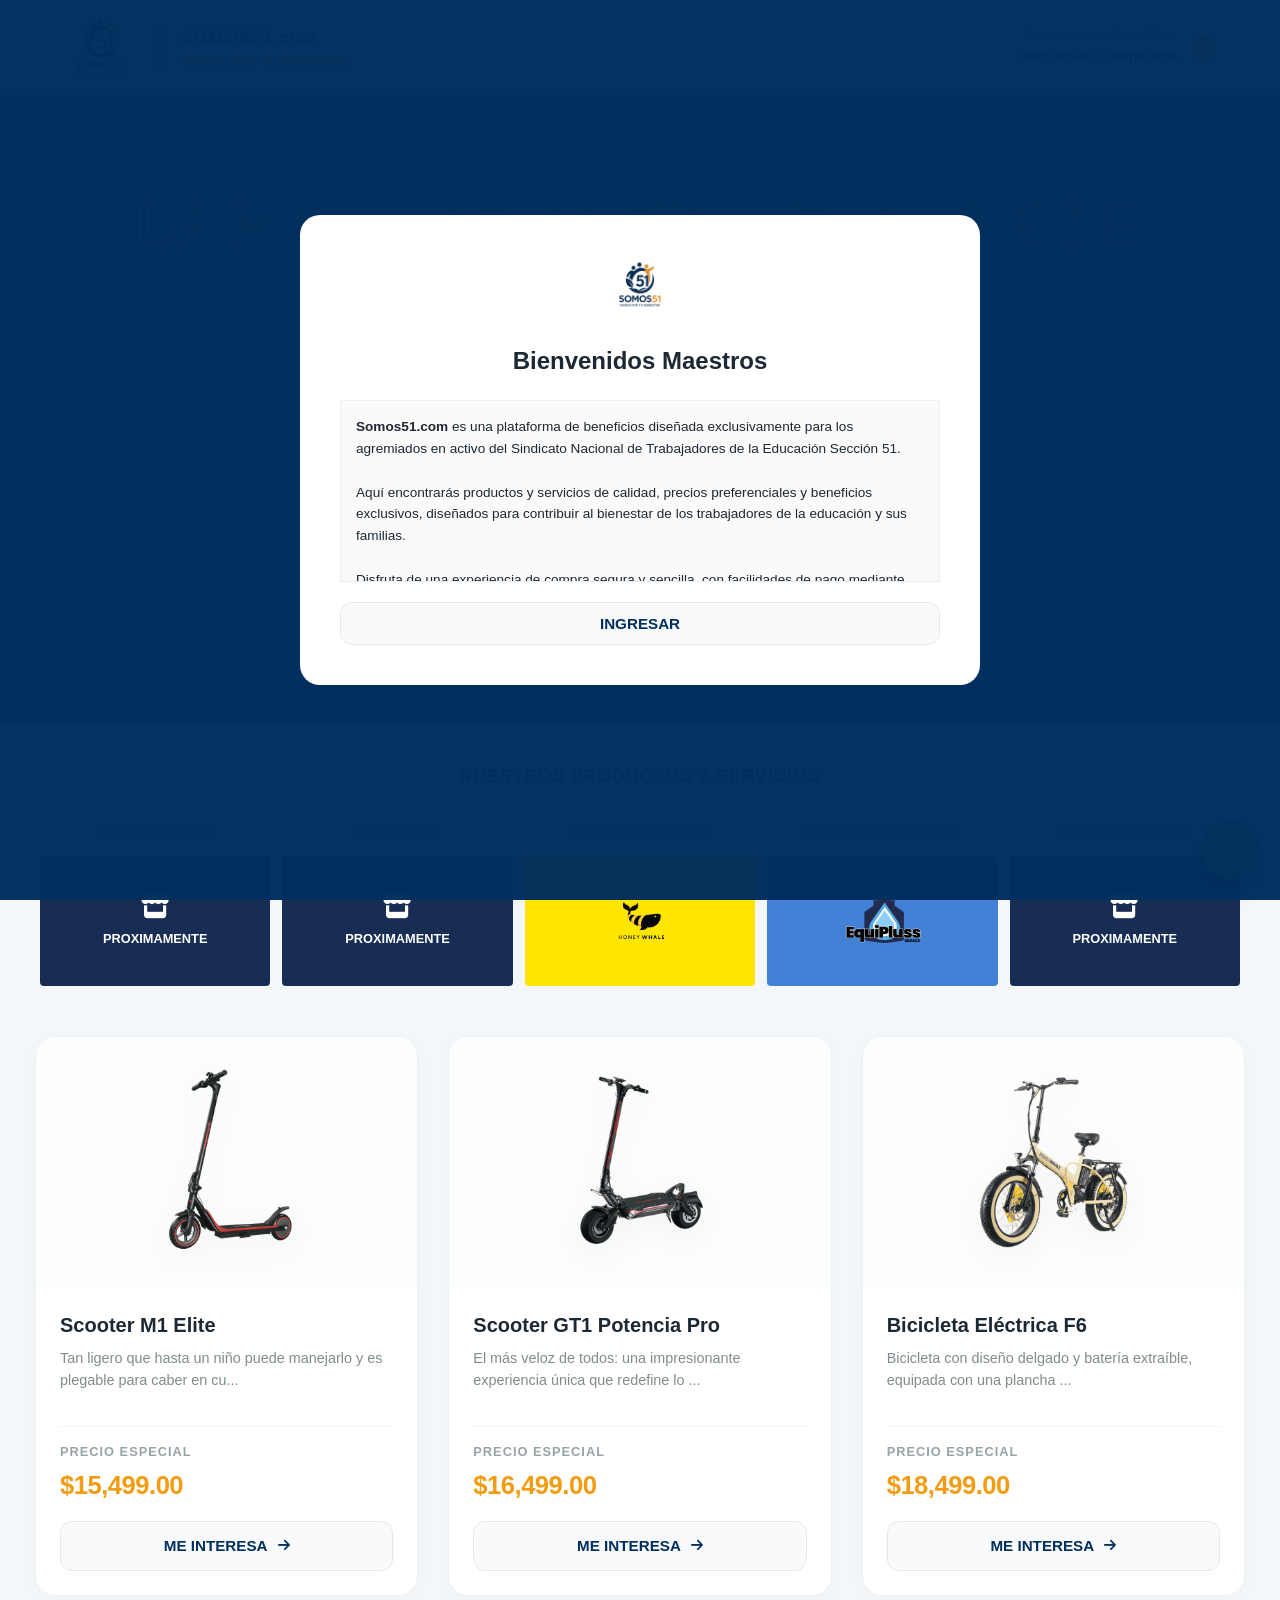
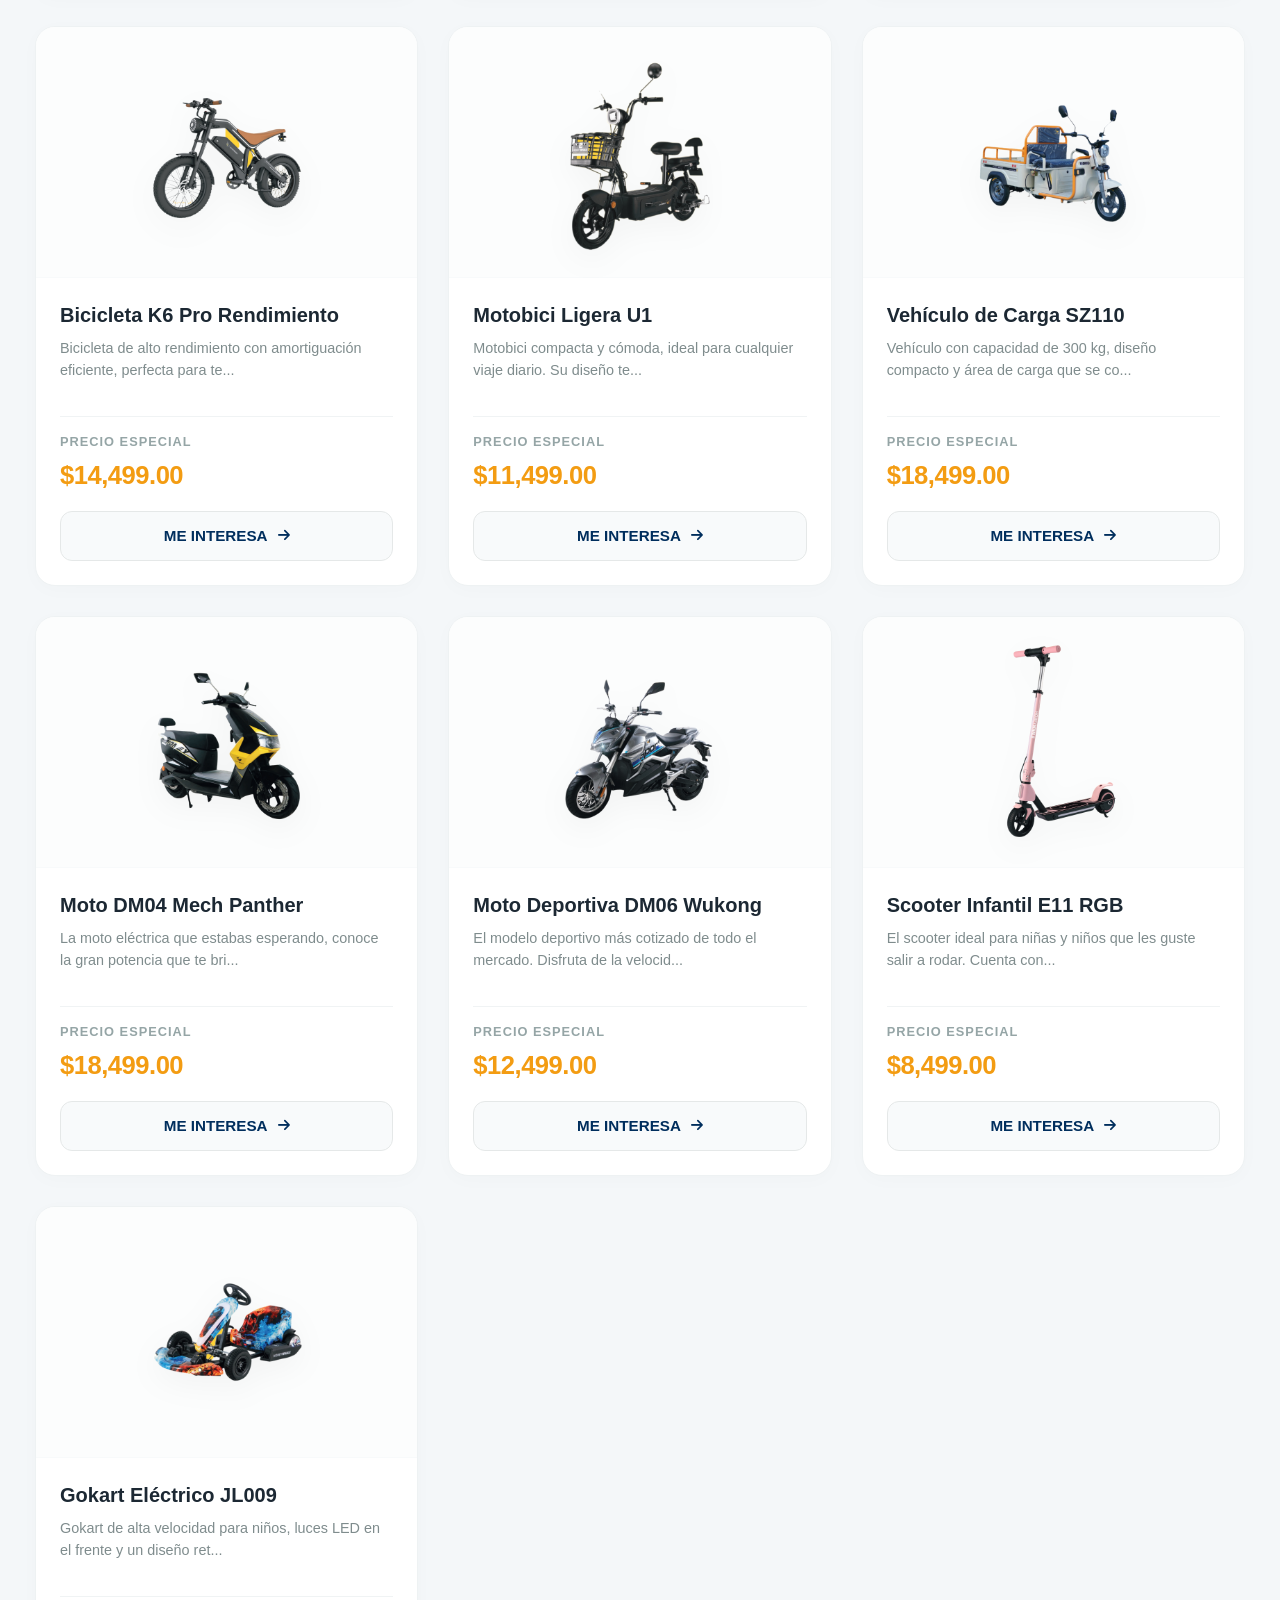
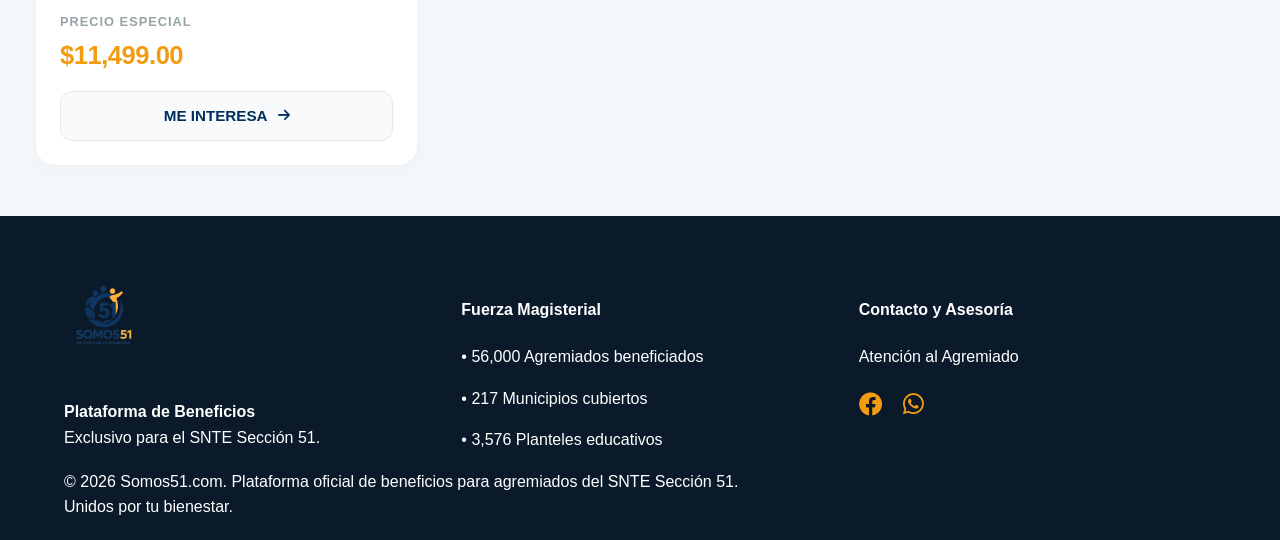
<file: index.html>
<!DOCTYPE html>
<html lang="es">
<head>
    <meta charset="UTF-8">
    <meta name="viewport" content="width=device-width, initial-scale=1.0">
    <title>Somos51.com | Unidos por tu Bienestar</title>

    <link rel="stylesheet" href="https://cdnjs.cloudflare.com/ajax/libs/font-awesome/6.0.0/css/all.min.css">
    <link rel="stylesheet" href="Estilos/index.css">
    </head>
<body>

    <div id="privacy-screen">
        <div class="privacy-modal">
            <img src="imagenes-somos51/147097a2-4bf4-41a5-8a3d-9f557a1f6e29.png" class="logo-img" alt="Logo Somos51">
            <h2>Bienvenidos Maestros</h2>
            <div class="privacy-scroll">
                <strong>Somos51.com</strong> es una plataforma de beneficios diseñada exclusivamente para los agremiados en activo del Sindicato Nacional de Trabajadores de la Educación Sección 51.<br><br>
                
                Aquí encontrarás productos y servicios de calidad, precios preferenciales y beneficios exclusivos, diseñados para contribuir al bienestar de los trabajadores de la educación y sus familias.<br><br>
                
                Disfruta de una experiencia de compra segura y sencilla, con facilidades de pago mediante descuento vía nómina autorizado.
            </div>
            <button class="btn-action" onclick="document.getElementById('privacy-screen').style.display='none'">INGRESAR</button>
        </div>
    </div>
    <header>
        <div class="logo-box">
            <img src="imagenes-somos51/147097a2-4bf4-41a5-8a3d-9f557a1f6e29.png" alt="Somos51 Logo">
            <div class="slogan-box">
                <h2>SOMOS51.com</h2>
                <span>Unidos por tu bienestar</span>
            </div>
        </div>

            <div class="user-access" onclick="abrirModalRegistro()">
                <div style="text-align: right;">
                    <span id="user-greeting" style="display:block; font-size: 0.7rem; color: #888;">Para conocer tus beneficios:</span>
                    <span id="user-name-display">Regístrate Compañero</span>
                </div>
                <i class="fas fa-user-circle"></i>
    </div>
    </header>

        <!-- MODAL DE REGISTRO SIMULADO -->
    <div id="registro-modal" style="display:none; position:fixed; top:0; left:0; width:100%; height:100%; background:rgba(0,0,0,0.6); z-index:2000; justify-content:center; align-items:center;">
        <div style="background:white; padding:30px; border-radius:10px; width:90%; max-width:400px;">
            <h3 style="color:var(--azul-51); margin-top:0;">Registro de Agremiado</h3>
            <p style="font-size:0.85rem; color:#666;">Ingresa tus datos para agilizar tus solicitudes.</p>
            
            <input type="text" id="reg-nombre" placeholder="Nombre completo" class="form-control" style="margin-bottom:10px;">
            <input type="text" id="reg-municipio" placeholder="Municipio" class="form-control" style="margin-bottom:10px;">
            <input type="text" id="reg-numero" placeholder="Número de empleado" class="form-control" style="margin-bottom:10px;">
            <input type="email" id="reg-correo" placeholder="Correo electrónico" class="form-control" style="margin-bottom:10px;">
            <input type="tel" id="reg-telefono" placeholder="Teléfono" class="form-control" style="margin-bottom:20px;">
            
            <div style="display:flex; gap:10px;">
                <button onclick="cerrarModalRegistro()" style="flex:1; padding:10px; border:none; border-radius:5px; background:#ccc; cursor:pointer;">Cancelar</button>
                <button onclick="guardarDatosSimulados()" style="flex:1; padding:10px; border:none; border-radius:5px; background:var(--azul-51); color:white; font-weight:bold; cursor:pointer;">Registrarme</button>
            </div>
        </div>
    </div>


    <div class="hero">
        <h1>La manera mas inteligente de Comprar</h1>
        <p>Un canal de beneficios exclusivos para los agremiados del SNTE Seccion 51.</p>
        
        <div class="region-card">
            <label><i class="fas fa-map-marker-alt"></i> 1. SELECCIONA TU MUNICIPIO:</label>
            <select id="region-filter" onchange="filterProducts()">
                <option value="all">-- Mostrar Todo el Estado --</option>
                <!-- Los 217 municipios se inyectarán dinámicamente aquí (Estan en el Script) -->
            </select>
        </div>
    </div>

    <!-- NUEVA SECCIÓN: PRODUCTOS Y SERVICIOS FIJOS -->
    <div class="categories-container">
        <div class="showcase-title">NUESTROS PRODUCTOS Y SERVICIOS</div>
        
        <div class="categories-grid">
            
            <!-- 1. Bolsas de Mano -->
            <div class="category-card">
                <span class="category-name">Bolsas de Mano</span>
                <div class="category-box dark-blue">
                    <i class="fas fa-store fa-2x"></i>
                    <span>PROXIMAMENTE</span>
                </div>
            </div>

            <!-- 2. Decoración -->
            <div class="category-card">
                <span class="category-name">Decoración</span>
                <div class="category-box dark-blue">
                    <i class="fas fa-store fa-2x"></i>
                    <span>PROXIMAMENTE</span>
                </div>
            </div>

            <!-- 3. Movilidad Eléctrica (Honey Whale) -->
            <a href="PaginaProveedores/ProveedorHoneyWhale.html?marca=honey-whale" class="category-card link-card">
                <span class="category-name">Movilidad Eléctrica</span>
                <div class="category-box yellow-hw">
                    <img src="imagenes proveedores/logo_honey_whale.png" alt="Honey Whale">
                </div>
            </a>

            <!-- 4. Equipo para el Hogar (EquiPluss) -->
            <a href="PaginaProveedores/proveedorEquipluss.html?marca=equipluss" class="category-card link-card">
                <span class="category-name">Equipo para el Hogar</span>
                <div class="category-box blue-eq">
                    <img src="imagenes proveedores/Equipluss_logo.png" alt="EquiPluss">
                </div>
            </a>

            <!-- 5. Electrodomésticos -->
            <div class="category-card">
                <span class="category-name">Electrodomésticos</span>
                <div class="category-box dark-blue">
                    <i class="fas fa-store fa-2x"></i>
                    <span>PROXIMAMENTE</span>
                </div>
            </div>

        </div>
    </div>

    
    <div class="container">
        <div id="no-results" style="display:none; text-align:center; padding:50px; color:#999;">
            <i class="fas fa-search fa-3x"></i>
            <p>No hay convenios específicos para esta región por el momento.</p>
        </div>

        <div class="grid" id="product-grid"></div>
    </div>


    <a href="https://wa.me/XXXXXXXXXX" style="position:fixed; bottom:20px; right:20px; background:#25d366; color:white; width:60px; height:60px; border-radius:50%; display:flex; align-items:center; justify-content:center; font-size:30px; box-shadow: 0 10px 20px rgba(0,0,0,0.2); z-index:1000; text-decoration:none;">
        <i class="fab fa-whatsapp"></i>
    </a>

<footer>
        <div class="footer-grid">
            <div class="footer-col">
                <img src="imagenes-somos51/147097a2-4bf4-41a5-8a3d-9f557a1f6e29.png" class="footer-logo" alt="Logo Somos51">
                <p><strong>Plataforma de Beneficios</strong><br>Exclusivo para el SNTE Sección 51.</p>
            </div>
            <div class="footer-col">
                <h4>Fuerza Magisterial</h4>
                <p>• 56,000 Agremiados beneficiados</p>
                <p>• 217 Municipios cubiertos</p>
                <p>• 3,576 Planteles educativos</p>
            </div>
            <div class="footer-col">
                <h4>Contacto y Asesoría</h4>
                <p>Atención al Agremiado</p>
                <div style="font-size:1.5rem; color:var(--naranja-51); margin-top: 10px;">
                    <a href="#" style="color: inherit; text-decoration: none;"><i class="fab fa-facebook"></i></a> &nbsp; 
                    <a href="https://wa.me/XXXXXXXXXX" style="color: inherit; text-decoration: none;"><i class="fab fa-whatsapp"></i></a>
                </div>
            </div>
        </div>
        <div class="legal-bar">
            &copy; 2026 Somos51.com. Plataforma oficial de beneficios para agremiados del SNTE Sección 51.<br>
            Unidos por tu bienestar.
        </div>
    </footer>
    

    <script>
    document.addEventListener("DOMContentLoaded", () => {
        // Arreglo completo con los 217 municipios de Puebla en orden alfabético
        const municipiosPuebla = [
            "Acajete", "Acateno", "Acatlán", "Acatzingo", "Acteopan", "Ahuacatlán", "Ahuatlán", "Ahuazotepec", 
            "Ahuehuetitla", "Ajalpan", "Albino Zertuche", "Aljojuca", "Altepexi", "Amixtlán", "Amozoc", 
            "Aquixtla", "Atempan", "Atexcal", "Atlixco", "Atoyatempan", "Atzala", "Atzitzihuacán", "Atzitzintla", 
            "Axutla", "Ayotoxco de Guerrero", "Calpan", "Caltepec", "Camocuautla", "Caxhuacan", "Coatepec", 
            "Coatzingo", "Cohetzala", "Cohuecan", "Coronango", "Coxcatlán", "Coyomeapan", "Coyotepec", 
            "Cuapiaxtla de Madero", "Cuautempan", "Cuautinchán", "Cuautlancingo", "Cuayuca de Andrade", 
            "Cuetzalan del Progreso", "Cuyoaco", "Chalchicomula de Sesma", "Chapulco", "Chiautla", "Chiautzingo", 
            "Chiconcuautla", "Chichiquila", "Chietla", "Chigmecatitlán", "Chignahuapan", "Chignautla", "Chila", 
            "Chila de la Sal", "Honey", "Chilchotla", "Chinantla", "Domingo Arenas", "Eloxochitlán", "Epatlán", 
            "Esperanza", "Francisco Z. Mena", "General Felipe Ángeles", "Guadalupe", "Guadalupe Victoria", 
            "Hermenegildo Galeana", "Huaquechula", "Huatlatlauca", "Huauchinango", "Huehuetla", "Huehuetlán el Chico", 
            "Huehuetlán el Grande", "Huejotzingo", "Hueyapan", "Hueytamalco", "Hueytlalpan", "Huixtla", 
            "Huitzilan de Serdán", "Huitziltepec", "Ixcamilpa de Guerrero", "Ixcaquixtla", "Ixtacamaxtitlán", 
            "Ixtepec", "Izúcar de Matamoros", "Jalpan", "Jolalpan", "Jonotla", "Jopala", "Juan C. Bonilla", 
            "Juan Galindo", "Juan N. Méndez", "Lafragua", "Libres", "La Magdalena Tlatlauquitepec", "Mazapiltepec de Juárez", 
            "Mixtla", "Molcaxac", "Cañada Morelos", "Naupan", "Nauzontla", "Nealtican", "Nicolás Bravo", "Nopalucan", 
            "Ocotepec", "Ocoyucan", "Olintla", "Oriental", "Pahuatlán", "Palmar de Bravo", "Pantepec", "Petlalcingo", 
            "Piaxtla", "Puebla", "Quecholac", "Quimixtlán", "Rafael Lara Grajales", "Los Reyes de Juárez", 
            "San Andrés Cholula", "San Antonio Cañada", "San Diego la Mesa Tochimiltzingo", "San Felipe Teotlalcingo", 
            "San Felipe Tepatlán", "San Gabriel Chilac", "San Gregorio Atzompa", "San Jerónimo Tecuanipan", 
            "San Jerónimo Xayacatlán", "San José Chiapa", "San José Miahuatlán", "San Juan Atenco", "San Juan Atzompa", 
            "San Martín Texmelucan", "San Martín Totoltepec", "San Matías Tlalancaleca", "San Miguel Ixitlán", 
            "San Miguel Xoxtla", "San Nicolás Buenos Aires", "San Nicolás de los Ranchos", "San Pablo Anicano", 
            "San Pedro Cholula", "San Pedro Yeloixtlahuaca", "San Salvador el Seco", "San Salvador el Verde", 
            "San Salvador Huixcolotla", "San Sebastián Tlacotepec", "Santa Catarina Tlaltempan", "Santa Inés Ahuatempan", 
            "Santa Isabel Cholula", "Santiago Miahuatlán", "Santo Tomás Hueyotlipan", "Soltepec", "Tecali de Herrera", 
            "Tecamachalco", "Tecomatlán", "Tehuacán", "Tehuitzingo", "Tenampulco", "Teopantlán", "Teotlalco", 
            "Tepanco de López", "Tepango de Rodríguez", "Tepatlaxco de Hidalgo", "Tepeaca", "Tepemaxalco", "Tepeojuma", 
            "Tepetzintla", "Tepexco", "Tepexi de Rodríguez", "Tepeyahualco", "Tepeyahualco de Cuauhtémoc", 
            "Tetela de Ocampo", "Teteles de Avila Castillo", "Teziutlán", "Tianguismanalco", "Tilapa", 
            "Tlacotepec de Benito Juárez", "Tlacuilotepec", "Tlachichuca", "Tlahuapan", "Tlaltenango", "Tlanepantla", 
            "Tlaola", "Tlapacoya", "Tlapanalá", "Tlatlauquitepec", "Tlaxco", "Tochimilco", "Tochtepec", 
            "Totoltepec de Guerrero", "Tulcingo", "Tuzamapan de Galeana", "Tzicatlacoyan", "Venustiano Carranza", 
            "Vicente Guerrero", "Xayacatlán de Bravo", "Xicotepec", "Xicotlán", "Xiutetelco", "Xochiapulco", 
            "Xochiltepec", "Xochitlán de Vicente Suárez", "Xochitlán Todos Santos", "Yaonáhuac", "Yehualtepec", 
            "Zacapala", "Zacapoaxtla", "Zacatlán", "Zapotitlán", "Zapotitlán de Méndez", "Zaragoza", "Zautla", 
            "Zihuateutla", "Zinacatepec", "Zongozotla", "Zoquiapan", "Zoquitlán"
        ];

        const selectElement = document.getElementById("region-filter");

        // Llenar el <select> dinámicamente
        if (selectElement) {
            municipiosPuebla.forEach(municipio => {
                const option = document.createElement("option");
                // Normalizamos el value (minúsculas y sin espacios) para usarlo de ID interno
                option.value = municipio.toLowerCase().normalize("NFD").replace(/[\u0300-\u036f]/g, "").replace(/\s+/g, '-');
                option.textContent = municipio;
                selectElement.appendChild(option);
            });
        }
    });
</script>

    <script>
        // 1. FILTRADO POR MICRORREGIÓN 
        function filterProducts() {
            const selectedRegion = document.getElementById('region-filter').value;
            const cards = document.querySelectorAll('.card');
            const noResults = document.getElementById('no-results');
            let visibleCount = 0;

            cards.forEach(card => {
                const cardRegion = card.getAttribute('data-region');

                if (selectedRegion === 'all' || cardRegion === selectedRegion || cardRegion === 'all') {
                    card.style.display = 'flex'; // Cambiado a flex para mantener consistencia de las tarjetas rediseñadas
                    visibleCount++;
                } else {
                    card.style.display = 'none';
                }
            });

            noResults.style.display = (visibleCount === 0) ? 'block' : 'none';
        }
    </script>

    <script src="Productos Honey Wale.js"></script>

    <script>
        // 2. RENDERIZADO DINÁMICO DE TARJETAS CON IMÁGENES REALES Y PRECIOS
function cargarTarjetas() {
    const grid = document.getElementById('product-grid');
    if (!grid) return;
    grid.innerHTML = ''; // Vaciar maquetas anteriores

    productosDemo.forEach(prod => {
        // Simulador de precios realistas (si el producto ya tiene precio en la BD, usa ese, si no, inventa uno entre 8k y 18k)
        const precioReal = prod.precio || (Math.floor(Math.random() * 11) + 8) * 1000 + 499;
        const precioFormateado = '$' + precioReal.toLocaleString('en-US') + '.00';

        const tarjeta = `
            <div class="card" data-region="${prod.region}">
                <div class="card-image-box">
                    <img src="${prod.imgPrincipal}" alt="${prod.nombre}" class="card-img">
                </div>
                <div class="card-body">
                    <!-- Eliminamos la etiqueta de Socio Comercial como indicó el PDF -->
                    <h3>${prod.nombre}</h3>
                    <p>${prod.descripcion.substring(0, 75)}...</p>
                    
                    <!-- Bloque del Precio -->
                    <div class="card-price-box">
                        <span class="price-label">Precio Especial</span>
                        <span class="price-amount">${precioFormateado}</span>
                    </div>

                    <div class="card-footer-action">
                        <a href="ProductoInterfaz.html?id=${prod.id}" class="btn-action">
                            ME INTERESA <i class="fas fa-arrow-right"></i>
                        </a>
                    </div>
                </div>
            </div>
        `;
        grid.innerHTML += tarjeta;
    });
}

        // 3. LÓGICA DEL CARRUSEL EN PERSPECTIVA 3D
        let activeIndex = 0;
        let carouselTimer;

        function updateCarousel3D() {
            const cards3D = document.querySelectorAll('.showcase-card-3d');
            const dots3D = document.querySelectorAll('.dot');
            const totalCards = cards3D.length;

            cards3D.forEach((card, i) => {
                card.classList.remove('center', 'left', 'right');
                
                if (i === activeIndex) {
                    card.classList.add('center');
                } else if (i === (activeIndex - 1 + totalCards) % totalCards) {
                    card.classList.add('left');
                } else if (i === (activeIndex + 1) % totalCards) {
                    card.classList.add('right');
                }
            });

            dots3D.forEach((dot, idx) => {
                dot.classList.toggle('active', idx === activeIndex);
            });
        }

        function nextSlide3D() {
            const cards3D = document.querySelectorAll('.showcase-card-3d');
            if(cards3D.length > 0) {
                activeIndex = (activeIndex + 1) % cards3D.length;
                updateCarousel3D();
            }
        }

        function setSlide3D(index) {
            activeIndex = index;
            updateCarousel3D();
        }

        function startCarouselTimer() {
            carouselTimer = setInterval(nextSlide3D, 5000); // Rotación cada 5 segundos
        }

        function stopCarouselTimer() {
            clearInterval(carouselTimer);
        }

        // 4. INICIALIZACIÓN UNIFICADA AL CARGAR EL DOM
        document.addEventListener('DOMContentLoaded', () => {
            updateCarousel3D();
            startCarouselTimer();
            cargarTarjetas(); // Dispara el catálogo dinámico premium

            const container3D = document.querySelector('.showcase-container');
            if (container3D) {
                container3D.addEventListener('mouseenter', stopCarouselTimer);
                container3D.addEventListener('mouseleave', startCarouselTimer);
            }
        });
    </script>

<script>
    function abrirModalRegistro() {
        document.getElementById('registro-modal').style.display = 'flex';
    }

    function cerrarModalRegistro() {
        document.getElementById('registro-modal').style.display = 'none';
    }

    function guardarDatosSimulados() {
        const agremiado = {
            nombre: document.getElementById('reg-nombre').value,
            municipio: document.getElementById('reg-municipio').value,
            numero: document.getElementById('reg-numero').value,
            correo: document.getElementById('reg-correo').value,
            telefono: document.getElementById('reg-telefono').value
        };

        localStorage.setItem('somos51_agremiado', JSON.stringify(agremiado));
        
        cerrarModalRegistro();
        verificarSesion();
        alert("¡Registro exitoso! Tus datos han sido guardados de forma segura.");
    }

    // NUEVA FUNCIÓN: Cierra la sesión y recarga la página para resetear todo
    function cerrarSesion(event) {
        if(event) event.stopPropagation(); // Evita que al hacer clic se abra el modal de registro por accidente
        localStorage.removeItem('somos51_agremiado');
        alert("Has cerrado sesión exitosamente.");
        location.reload(); // Recarga la página para limpiar la interfaz
    }

    function verificarSesion() {
        const datosGuardados = localStorage.getItem('somos51_agremiado');
        const userAccessDiv = document.querySelector('.user-access');
        
        if(datosGuardados) {
            // SI ESTÁ LOGUEADO
            const agremiado = JSON.parse(datosGuardados);
            document.getElementById('user-greeting').innerText = "Bienvenido,";
            
            // Le ponemos su nombre y un enlace rojo chiquito para cerrar sesión
            document.getElementById('user-name-display').innerHTML = `
                ${agremiado.nombre.split(" ")[0]} <br>
                <span onclick="cerrarSesion(event)" style="font-size: 0.75rem; color: #e74c3c; cursor: pointer; text-decoration: underline;">Cerrar sesión</span>
            `;
            
            // Quitamos el evento de abrir el modal para que ya no le pida registrarse
            if(userAccessDiv) userAccessDiv.onclick = null;

            // Lógica para la página de productos (si existen los elementos)
            const formLargo = document.getElementById('formulario-largo');
            const botonRapido = document.getElementById('boton-rapido');
            if(formLargo) formLargo.style.display = 'none';
            if(botonRapido) botonRapido.style.display = 'block';

        } else {
            // SI NO ESTÁ LOGUEADO (Estado por defecto)
            document.getElementById('user-greeting').innerText = "Para conocer tus beneficios:";
            document.getElementById('user-name-display').innerText = "Regístrate Compañero";
            
            // Reactivamos el clic para abrir el modal
            if(userAccessDiv) userAccessDiv.onclick = abrirModalRegistro;

            // Lógica para la página de productos
            const formLargo = document.getElementById('formulario-largo');
            const botonRapido = document.getElementById('boton-rapido');
            if(formLargo) formLargo.style.display = 'block';
            if(botonRapido) botonRapido.style.display = 'none';
        }
    }

    document.addEventListener("DOMContentLoaded", verificarSesion);
</script>


</body>
</html>
</file>
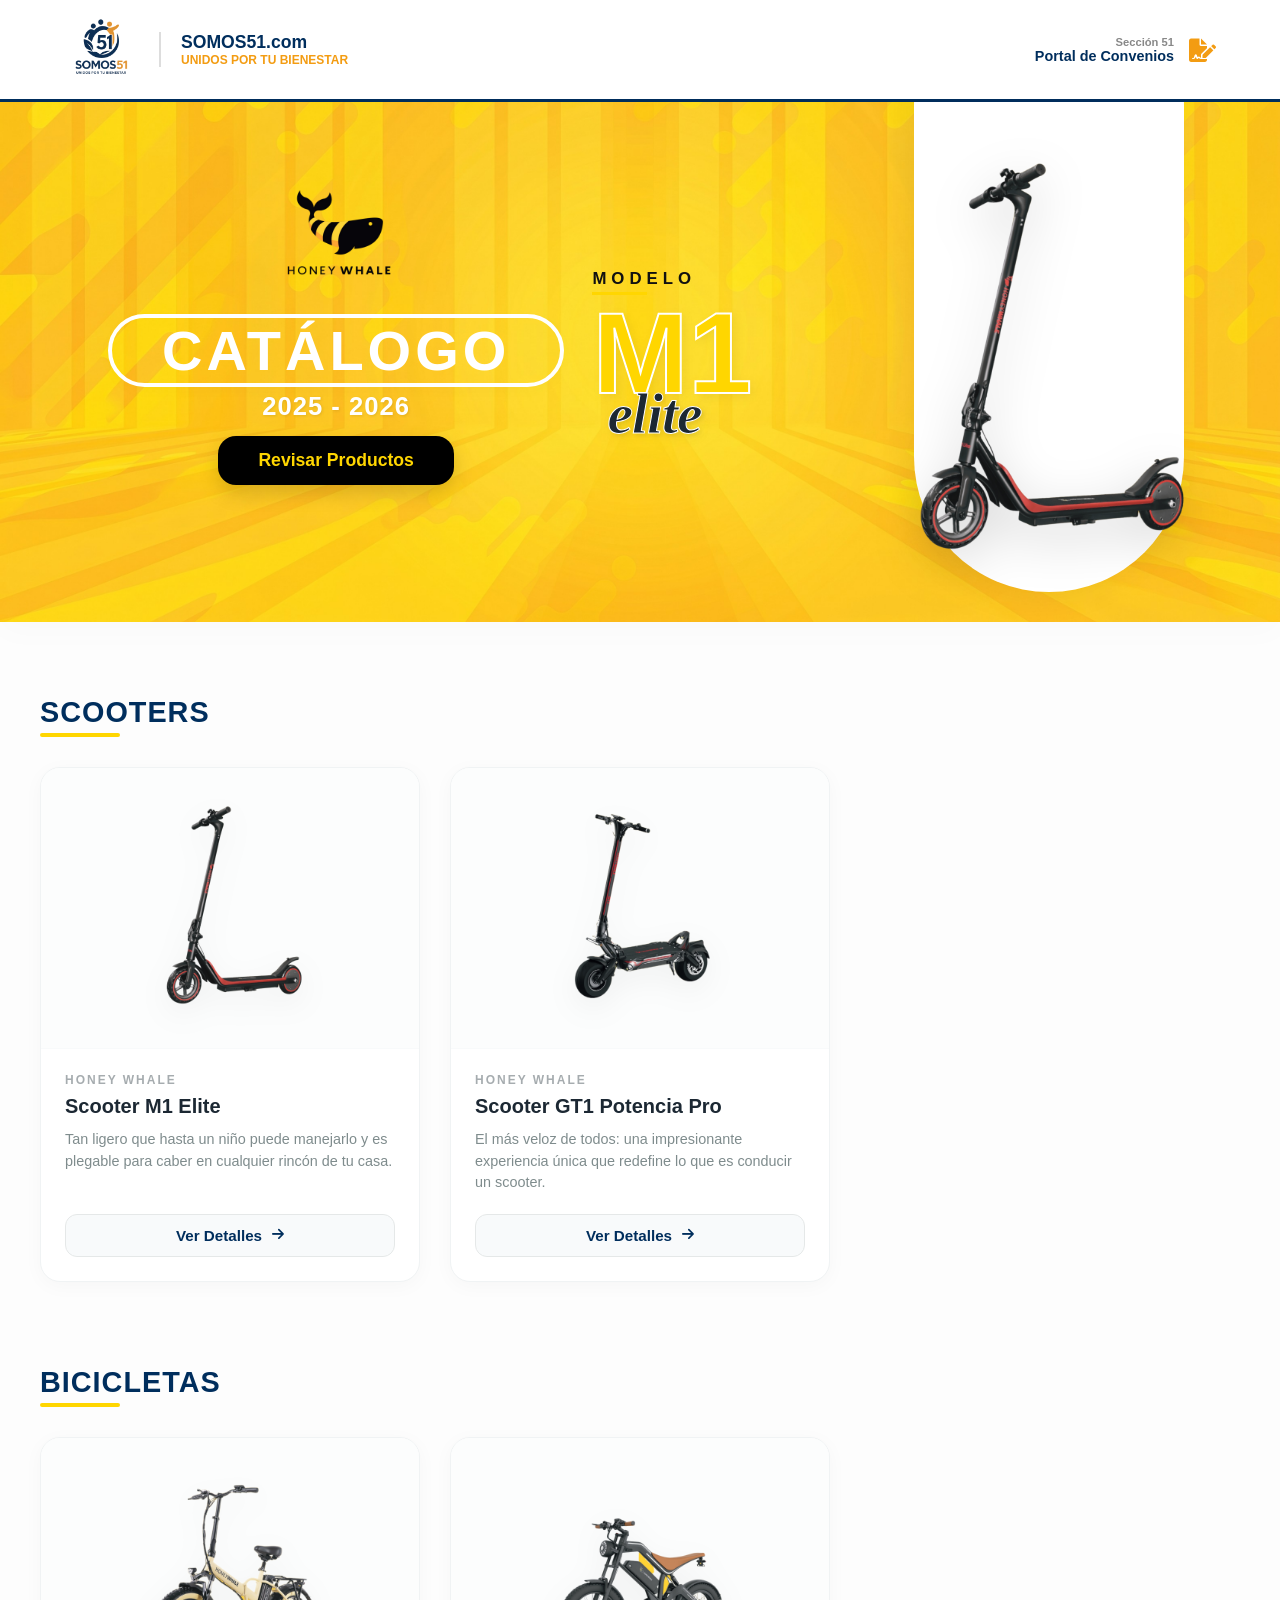
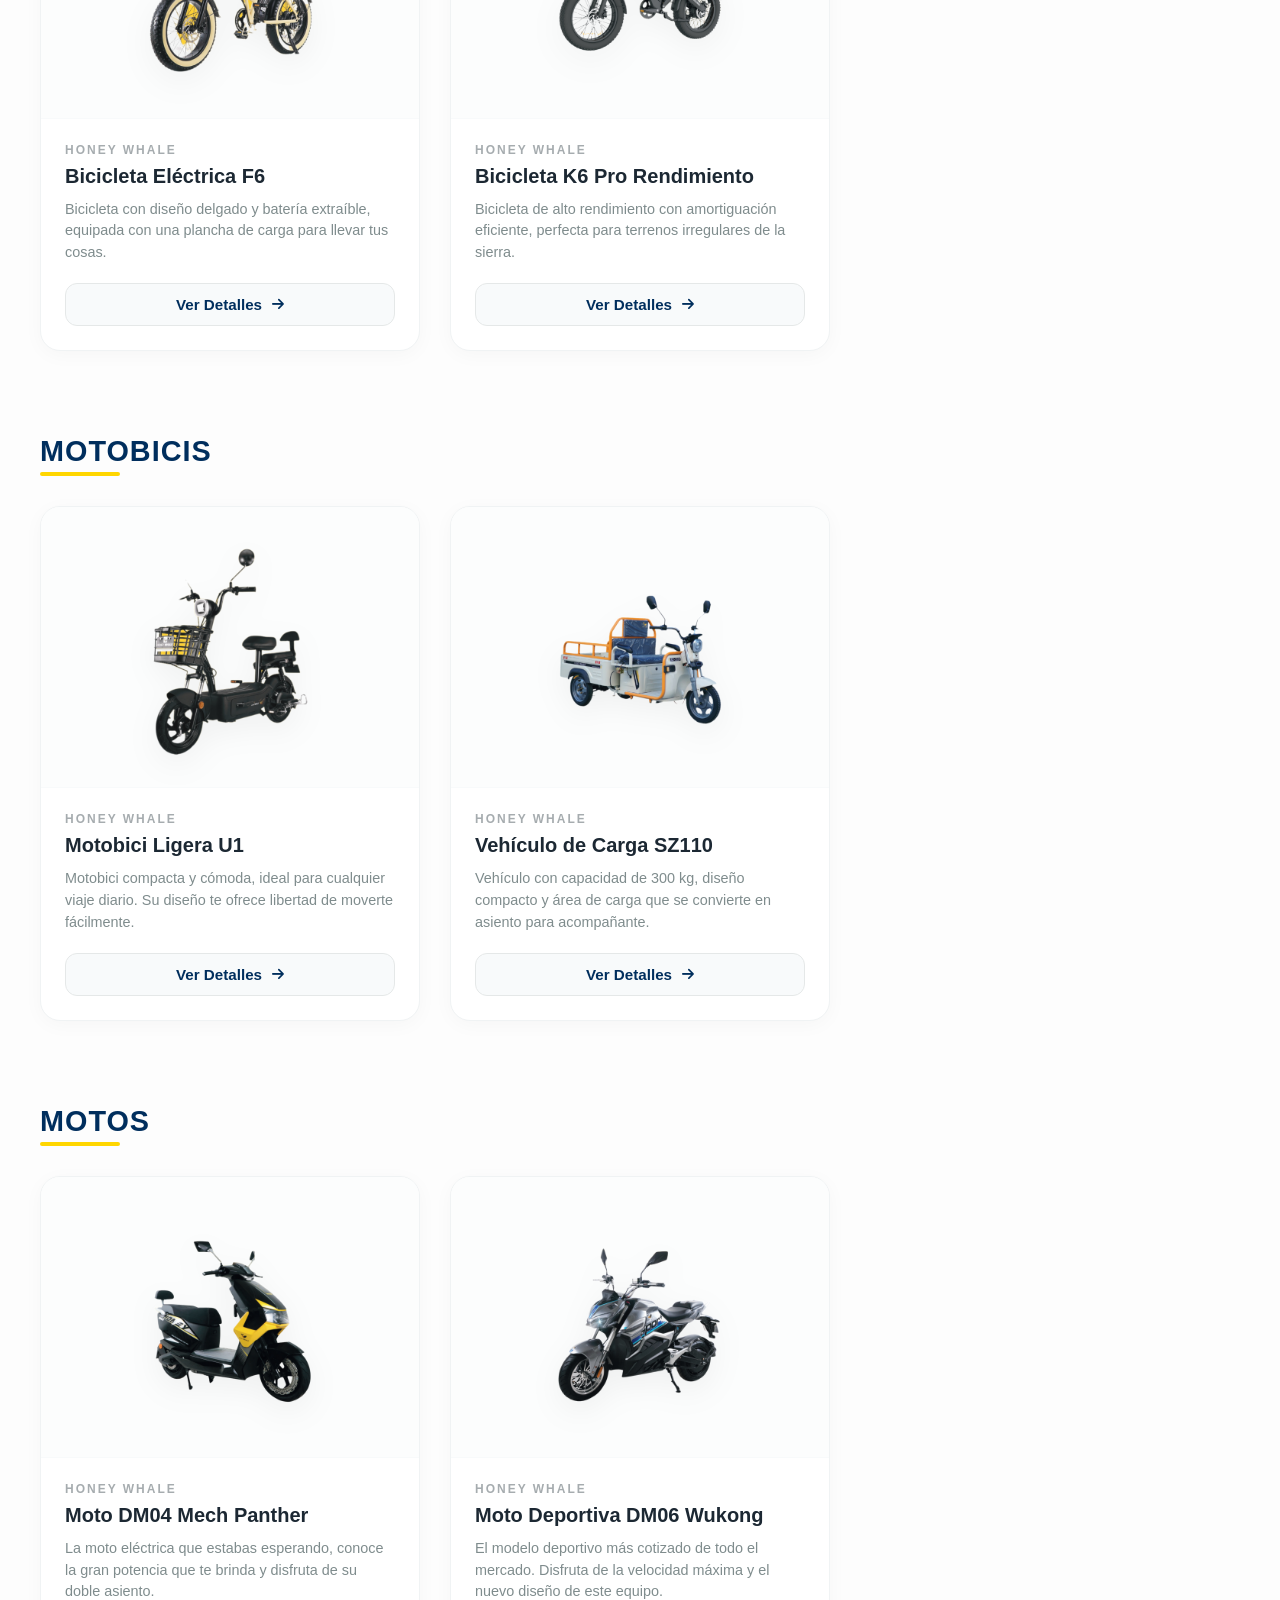
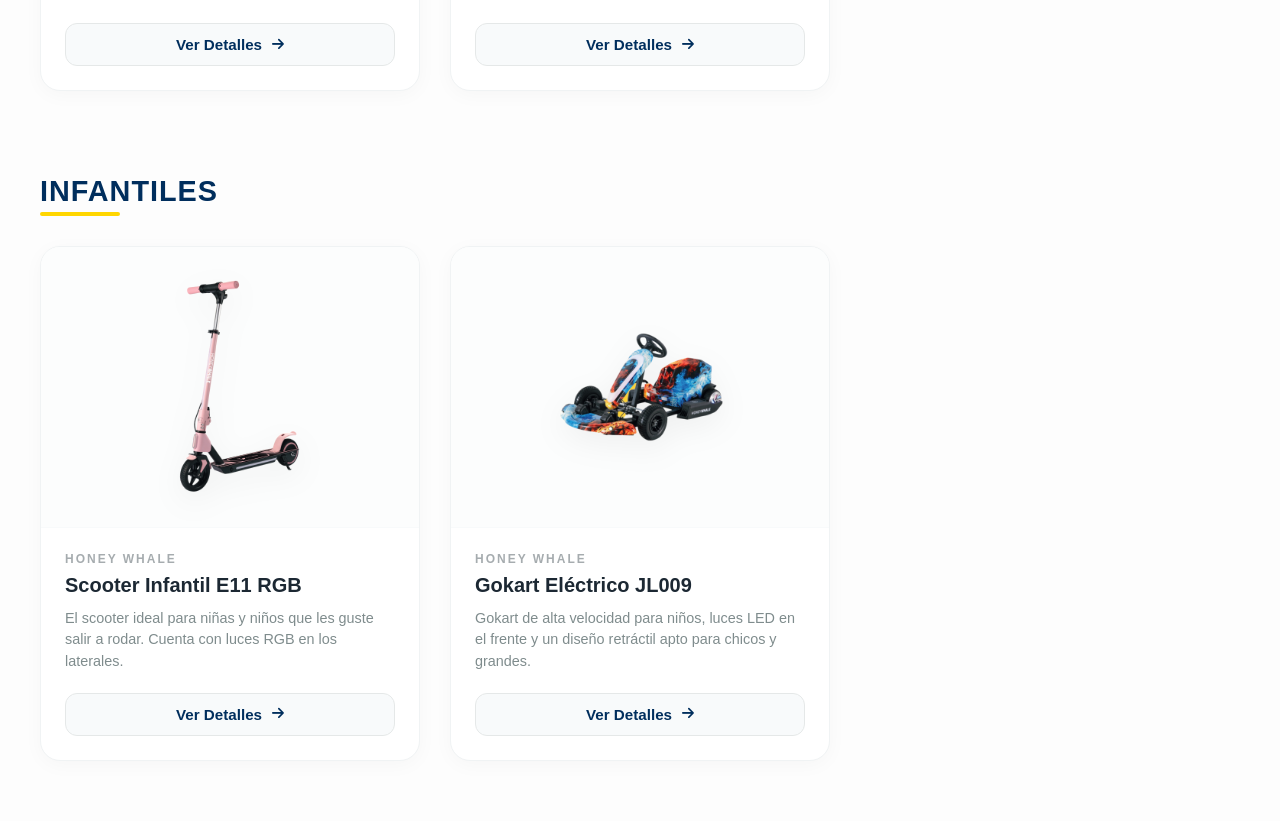
<file: PaginaProveedores/ProveedorHoneyWhale.html>
<!DOCTYPE html>
<html lang="es">
<head>
    <meta charset="UTF-8">
    <meta name="viewport" content="width=device-width, initial-scale=1.0">
    <title>Honey Whale | Catálogo Oficial Somos51</title>
    <!-- Iconos y Estilos -->


    <!-- Enlace de Estilos -->
    <link rel="stylesheet" href="https://cdnjs.cloudflare.com/ajax/libs/font-awesome/6.0.0/css/all.min.css">
    <link rel="stylesheet" href="proveedorhoneywhale.css">
    <!-- Enlace de Estilos -->


    <!-- Enlace de JavaScript -->
    <script src="../Productos Honey Wale.js"></script>
    <script src="../PaginaProveedores/proveedorhoneywhale.js"></script>
    <!-- Enlace de JavaScript -->


</head>
<body>

    <!-- HEADER IDÉNTICO AL SITIO PRINCIPAL -->
    <header class="main-header">
        <div class="logo-box">
            <a href="../index.html"><img src="../imagenes-somos51/147097a2-4bf4-41a5-8a3d-9f557a1f6e29.png" alt="Somos51 Logo"></a>
            <div class="slogan-box">
                <h2>SOMOS51.com</h2>
                <span>Unidos por tu bienestar</span>
            </div>
        </div>
        <div class="user-access">
            <div style="text-align: right;">
                <span style="display:block; font-size: 0.7rem; color: #888;">Sección 51</span>
                Portal de Convenios
            </div>
            <i class="fas fa-file-signature"></i>
        </div>
    </header>

   <!-- BANNER PREMIUM ASIMÉTRICO CON CROSSFADE DE 10 PRODUCTOS -->
    <section class="brand-hero">

        <img src="../imagenes-catalogo-honey-whale/fondo_honey_whale.png" class="hero-bg-layer" alt="Fondo Honey Whale">

        <!-- Bloque Izquierdo: Identidad Fija -->
        <div class="hero-brand-block">
            <img src="../imagenes proveedores/logo_honey_whale.png" class="hero-brand-logo" alt="Honey Whale Logo">

            <div class="catalog-badge-box">
                <h1>CATÁLOGO</h1>
            </div>
    
            <span class="catalog-year-text">2025 - 2026</span>
    
            <button class="btn-catalog-visit" onclick="/* Acción a definir más adelante */">Revisar Productos</button>

        </div>

        <!-- Bloque Derecho: Escenario Dinámico (Forma amarilla + Productos Crossfade) -->
        <div class="hero-display-block">
            <!-- La píldora amarilla geométrica de fondo basada en tu diseño -->
            <div class="yellow-capsule-bg"></div>
            
            <!-- Contenedor del Slider en desvanecimiento -->
            <div class="crossfade-slider">
                
                <!-- Slide 1: Scooter M1 Elite -->
                <div class="slide active">
                    <div class="model-badge-container">
                        <span class="model-label">MODELO</span>
                        <span class="slide-badge-text">M1 <span class="script-font">elite</span></span>
                    </div>
                    <img src="../imagenes-catalogo-honey-whale/scooter_m1_elite.png" class="slide-product-img" alt="Scooter M1 Elite">
                </div>

                <!-- Slide 2: Scooter GT1 Potencia Pro -->
                <div class="slide">
                    <div class="model-badge-container">
                        <span class="model-label">MODELO</span>
                        <span class="slide-badge-text">GT1 <span class="script-font">potencia pro</span></span>
                    </div>
                    <img src="../imagenes-catalogo-honey-whale/scooter_gt1_potencial_pro.png" class="slide-product-img" alt="Scooter GT1 Potencia Pro">
                </div>

                <!-- Slide 3: Bicicleta Eléctrica F6 -->
                <div class="slide">
                    <div class="model-badge-container">
                        <span class="model-label">MODELO</span>
                        <span class="slide-badge-text">F6 <span class="script-font">eléctrica</span></span>
                    </div>
                    <img src="../imagenes-catalogo-honey-whale/bicicleta_electrica_f6.png" class="slide-product-img" alt="Bicicleta Eléctrica F6">
                </div>

                <!-- Slide 4: Bicicleta K6 Pro Rendimiento -->
                <div class="slide">
                    <div class="model-badge-container">
                        <span class="model-label">MODELO</span>
                        <span class="slide-badge-text">K6 <span class="script-font">pro rendimiento</span></span>
                    </div>
                    <img src="../imagenes-catalogo-honey-whale/bicicleta_k6_pro_rendimiento.png" class="slide-product-img" alt="Bicicleta K6 Pro Rendimiento">
                </div>

                <!-- Slide 5: Motobici Ligera U1 -->
                <div class="slide">
                    <div class="model-badge-container">
                        <span class="model-label">MODELO</span>
                        <span class="slide-badge-text">U1 <span class="script-font">ligera</span></span>
                    </div>
                    <img src="../imagenes-catalogo-honey-whale/motobici_ligera_u1.png" class="slide-product-img" alt="Motobici Ligera U1">
                </div>

                <!-- Slide 6: Vehículo de Carga SZ110 -->
                <div class="slide">
                    <div class="model-badge-container">
                        <span class="model-label">MODELO</span>
                        <span class="slide-badge-text">SZ110 <span class="script-font">de carga</span></span>
                    </div>
                    <img src="../imagenes-catalogo-honey-whale/vehiculo_carga_sz110.png" class="slide-product-img" alt="Vehículo de Carga SZ110">
                </div>

                <!-- Slide 7: Moto DM04 Mech Panther -->
                <div class="slide">
                    <div class="model-badge-container">
                        <span class="model-label">MODELO</span>
                        <span class="slide-badge-text">DM04 <span class="script-font">mech panther</span></span>
                    </div>
                    <img src="../imagenes-catalogo-honey-whale/moto_dm04_mech_partner.png" class="slide-product-img" alt="Moto DM04 Mech Panther">
                </div>

                <!-- Slide 8: Moto Deportiva DM06 Wukong -->
                <div class="slide">
                    <div class="model-badge-container">
                        <span class="model-label">MODELO</span>
                        <span class="slide-badge-text">DM06 <span class="script-font">wukong</span></span>
                    </div>
                    <img src="../imagenes-catalogo-honey-whale/moto_deportiva_dm06_wukong.png" class="slide-product-img" alt="Moto Deportiva DM06 Wukong">
                </div>

                <!-- Slide 9: Scooter Infantil E11 RGB -->
                <div class="slide">
                    <div class="model-badge-container">
                        <span class="model-label">MODELO</span>
                        <span class="slide-badge-text">E11 <span class="script-font">infantil rgb</span></span>
                    </div>
                    <img src="../imagenes-catalogo-honey-whale/scooter_infantil_e11_rgb.png" class="slide-product-img" alt="Scooter Infantil E11 RGB">
                </div>

                <!-- Slide 10: Gokart Eléctrico JL009 -->
                <div class="slide">
                    <div class="model-badge-container">
                        <span class="model-label">MODELO</span>
                        <span class="slide-badge-text">JL009 <span class="script-font">gokart eléctrico</span></span>
                    </div>
                    <img src="../imagenes-catalogo-honey-whale/gokart_electrico_jl009.png" class="slide-product-img" alt="Gokart Eléctrico JL009">
                </div>

            </div>
        </div>
    </section>

    <main class="catalog-container">
        <div id="grid-productos-proveedor"></div>
    </main>





    <script>
    let currentSlideIdx = 0;
    const slides = document.querySelectorAll('.slide');

    function rotateHeroSlides() {
        // Quitar la clase activa al elemento actual
        slides[currentSlideIdx].classList.remove('active');
        
        // Calcular el siguiente índice (loop cerrado)
        currentSlideIdx = (currentSlideIdx + 1) % slides.length;
        
        // Añadir la clase activa al nuevo elemento
        slides[currentSlideIdx].classList.add('active');
    }

    // Intervalo automático cada 5 segundos
    setInterval(rotateHeroSlides, 5000);
</script>

</body>
</html>
</file>
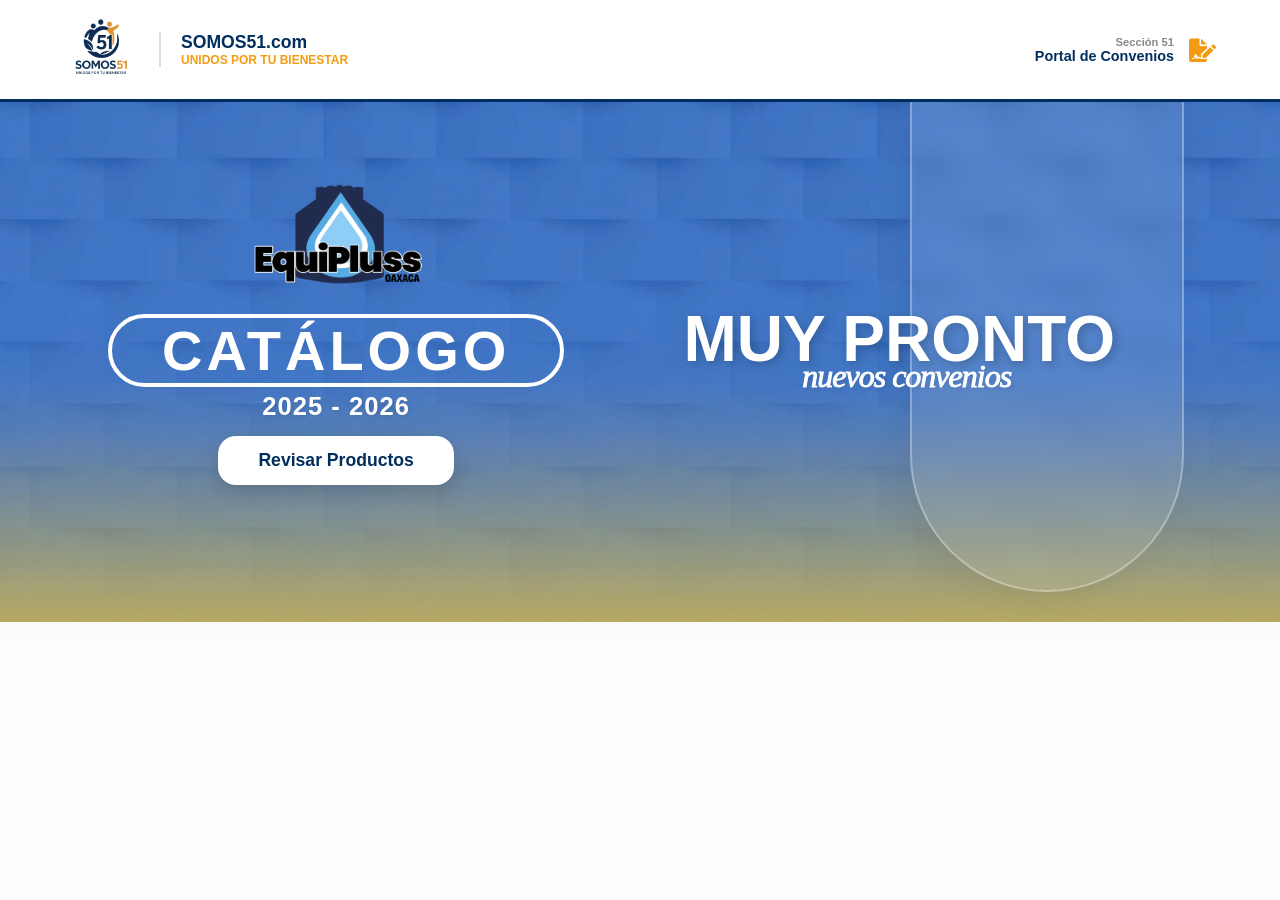
<file: PaginaProveedoresEquipluss/ProveedorEquipluss.html>
<!DOCTYPE html>
<html lang="es">
<head>
    <meta charset="UTF-8">
    <meta name="viewport" content="width=device-width, initial-scale=1.0">
    <title>EquiPluss | Catálogo Oficial Somos51</title>

    <link rel="stylesheet" href="https://cdnjs.cloudflare.com/ajax/libs/font-awesome/6.0.0/css/all.min.css">
    <link rel="stylesheet" href="proveedorequiplus.css">

    <script src="../"></script>
    <script src="../PaginaProveedores/proveedorhoneywhale.js"></script>
</head>
<body>

    <header class="main-header">
        <div class="logo-box">
            <a href="../index.html"><img src="../imagenes-somos51/147097a2-4bf4-41a5-8a3d-9f557a1f6e29.png" alt="Somos51 Logo"></a>
            <div class="slogan-box">
                <h2>SOMOS51.com</h2>
                <span>Unidos por tu bienestar</span>
            </div>
        </div>
        <div class="user-access">
            <div style="text-align: right;">
                <span style="display:block; font-size: 0.7rem; color: #888;">Sección 51</span>
                Portal de Convenios
            </div>
            <i class="fas fa-file-signature"></i>
        </div>
    </header>

   <section class="brand-hero">

        <img src="../imagenes-catalogo-equipluss/fondo_equipluss.png" class="hero-bg-layer" alt="Fondo Equipluss">

        <div class="hero-brand-block">
            <img src="../imagenes proveedores/Equipluss_logo.png" class="hero-brand-logo" alt="Equipluss Logo">

            <div class="catalog-badge-box">
                <h1>CATÁLOGO</h1>
            </div>
    
            <span class="catalog-year-text">2025 - 2026</span>
    
            <button class="btn-catalog-visit" onclick="">Revisar Productos</button>
        </div>

        <div class="hero-display-block">
            <div class="blue-capsule-bg"></div>
            
            <div class="crossfade-slider">
                <div class="slide active">
                    <div class="model-badge-container" style="text-align: center; width: 100%;">
                        <span class="slide-badge-text" style="font-size: 4rem;">MUY PRONTO</span>
                        <span class="script-font" style="font-size: 2rem; color: #fff;">nuevos convenios</span>
                    </div>
                </div>
            </div>
        </div>
    </section>

    <main class="catalog-container">
        <div id="grid-productos-proveedor"></div>
    </main>

</body>
</html>
</file>
<file: Estilos/index.css>
/* ==========================================================================
   0. CONFIGURACIÓN GLOBAL Y VARIABLES
   ========================================================================== */
/* Inicio: Variables de entorno y estilos base de la página */
:root {
    --azul-51: #002e5d;
    --naranja-51: #f39c12;
    --bg-light: #f4f7f9;
    --dark: #1c2833;
}

body { 
    font-family: 'Inter', sans-serif; 
    margin: 0; 
    background: var(--bg-light); 
    color: var(--dark); 
    line-height: 1.6; 
}
/* Fin: Variables y Estilos Base */


/* ==========================================================================
   1. MODAL DE PRIVACIDAD / VERIFICACIÓN MAGISTERIAL
   ========================================================================== */
/* Inicio: Pantalla de bloqueo y modal institucional */
#privacy-screen {
    position: fixed; 
    top: 0; 
    left: 0; 
    width: 100%; 
    height: 100%;
    background: rgba(0, 46, 93, 0.98); 
    display: flex; 
    align-items: center; 
    justify-content: center; 
    z-index: 10000;
}

.privacy-modal {
    background: white; 
    padding: 40px; 
    border-radius: 20px;
    max-width: 600px; 
    width: 90%; 
    text-align: center;
}

.privacy-scroll {
    height: 150px; 
    overflow-y: scroll; 
    border: 1px solid #eee;
    padding: 15px; 
    font-size: 0.85rem; 
    text-align: left; 
    margin: 20px 0; 
    background: #fafafa;
}
/* Fin: Modal de Privacidad */


/* ==========================================================================
   2. NAVEGACIÓN Y HEADER PREMIUM
   ========================================================================== */
/* Inicio: Estilos del menú superior y barras de navegación */
nav {
    background: white; 
    padding: 10px 5%; 
    display: flex; 
    justify-content: space-between;
    align-items: center; 
    box-shadow: 0 2px 10px rgba(0,0,0,0.1); 
    position: sticky; 
    top: 0; 
    z-index: 900;
}

.logo-img { 
    height: 60px; 
    width: auto; 
}

.nav-links { 
    font-weight: bold; 
    color: var(--azul-51); 
    font-size: 0.9rem; 
}

header {
    background: white;
    padding: 10px 5%;
    display: flex;
    justify-content: space-between;
    align-items: center;
    box-shadow: 0 4px 15px rgba(0,0,0,0.1);
    position: sticky;
    top: 0;
    z-index: 1000;
    border-bottom: 3px solid var(--azul-51);
}

.logo-box {
    display: flex;
    align-items: center;
    gap: 20px;
}

.logo-box img {
    height: 75px; 
    width: auto;
    transition: 0.3s;
}

.slogan-box {
    border-left: 2px solid #ddd;
    padding-left: 20px;
}

.slogan-box h2 {
    margin: 0;
    font-size: 1.1rem;
    color: var(--azul-51);
    letter-spacing: 1px;
    font-weight: 800;
}

.slogan-box span {
    display: block;
    font-size: 0.75rem;
    color: var(--naranja-51);
    font-weight: bold;
    text-transform: uppercase;
}

.user-access {
    display: flex;
    align-items: center;
    gap: 15px;
    color: var(--azul-51);
    font-weight: bold;
    font-size: 0.9rem;
    cursor: pointer;
}

.user-access i {
    font-size: 1.5rem;
    color: var(--naranja-51);
}

.user-access:hover {
    color: var(--naranja-51);
}
/* Fin: Navegación y Header */


/* ==========================================================================
   3. SECCIÓN HERO (BANNER PRINCIPAL)
   ========================================================================== */
/* Inicio: Estilos del banner principal con fondo degradado y selector de región */
.hero {
    background: linear-gradient(rgba(0,46,93,0.85), rgba(0,46,93,0.85)), url('https://images.unsplash.com/photo-1517245386807-bb43f82c33c4?auto=format&fit=crop&w=1350&q=80');
    background-size: cover; 
    background-position: center;
    color: white; 
    padding: 80px 5%; 
    text-align: center;
}

.hero h1 {
    font-size: 3.5rem;
    margin: 0;
    color: transparent; 
    -webkit-text-stroke: 2px var(--naranja-51); 
    font-weight: 900;
    text-transform: uppercase;
    letter-spacing: 2px;
}

.hero p {
    font-size: 1.2rem;
    margin-top: 10px;
    font-weight: 300;
    opacity: 0.9;
}

.region-card {
    background: rgba(255, 255, 255, 0.95); 
    padding: 40px;
    border-radius: 20px;
    display: inline-block;
    box-shadow: 0 20px 40px rgba(0,0,0,0.4);
    margin-top: 40px;
    border-top: 6px solid var(--naranja-51); 
    backdrop-filter: blur(10px); 
}

.region-card label {
    display: block;
    font-weight: 900;
    margin-bottom: 20px;
    color: var(--azul-51);
    font-size: 1rem;
    letter-spacing: 1px;
    text-transform: uppercase;
}

select {
    padding: 15px 20px;
    width: 320px;
    border: 2px solid #eee;
    border-radius: 12px;
    font-size: 1rem;
    font-weight: bold;
    color: var(--azul-51);
    cursor: pointer;
    transition: 0.3s;
    outline: none;
    background-color: white;
}

select:hover {
    border-color: var(--azul-51);
    box-shadow: 0 5px 15px rgba(0,0,0,0.1);
}
/* Fin: Sección Hero y Regiones */



/* ==========================================================================
   4. SECCIÓN DE CATEGORÍAS FIJAS (PRODUCTOS Y SERVICIOS)
   ========================================================================== */
.categories-container {
    max-width: 1200px;
    margin: 40px auto;
    padding: 0 20px;
    text-align: center;
}

.showcase-title {
    font-size: 1.1rem;
    color: var(--azul-51);
    font-weight: bold;
    letter-spacing: 1px;
    margin-bottom: 30px;
    text-transform: uppercase;
}

.categories-grid {
    display: grid;
    /* Divide el espacio en 5 columnas exactas */
    grid-template-columns: repeat(5, 1fr);
    gap: 12px;
    align-items: end;
}

.category-card {
    display: flex;
    flex-direction: column;
    align-items: center;
    text-decoration: none;
    gap: 12px;
}

/* Efecto hover suave solo para los que tienen enlace */
.link-card {
    cursor: pointer;
    transition: transform 0.2s ease, box-shadow 0.2s ease;
}

.link-card:hover {
    transform: translateY(-5px);
}

.link-card:hover .category-box {
    box-shadow: 0 8px 15px rgba(0,0,0,0.15);
}

.category-name {
    font-size: 0.95rem;
    font-weight: 700;
    color: #95a5a6;
}

.category-box {
    width: 100%;
    height: 130px;
    border-radius: 4px;
    display: flex;
    flex-direction: column;
    justify-content: center;
    align-items: center;
    color: white;
    font-weight: bold;
    font-size: 0.8rem;
    gap: 10px;
    transition: box-shadow 0.3s ease;
}

.category-box img {
    max-width: 65%;
    max-height: 65%;
    object-fit: contain;
}

/* Colores exactos de tu diseño */
.dark-blue { background-color: #172d54; }
.yellow-hw { background-color: #ffe600; }
.blue-eq { background-color: #4381d6; } 

/* --- RESPONSIVO PARA MÓVILES --- */
@media (max-width: 900px) {
    .categories-grid {
        grid-template-columns: repeat(3, 1fr);
        gap: 20px;
    }
}

@media (max-width: 600px) {
    .categories-grid {
        /* En celulares muy pequeños, bajamos a 2 columnas para que no se apachurren */
        grid-template-columns: repeat(2, 1fr);
    }
}
/* Fin: Nueva Galería de Proveedores */


/* ==========================================================================
   5. CONTENEDORES Y CUADRÍCULA DE CONVENIOS (DISEÑO PREMIUM HONEY WHALE)
   ========================================================================== */
.container { 
    max-width: 1250px; 
    margin: 50px auto; 
    padding: 0 20px; 
    box-sizing: border-box;
}

.grid { 
    display: grid; 
    /* Cambiado a repeat auto-fill para un comportamiento de rejilla más fluido */
    grid-template-columns: repeat(auto-fill, minmax(290px, 1fr)); 
    gap: 30px; 
}

/* Rediseño de la Tarjeta estilo Catálogo Ejecutivo */
.card {
    background: white; 
    border-radius: 20px; 
    overflow: hidden;
    box-shadow: 0 4px 20px rgba(0, 0, 0, 0.02); 
    border: 1px solid #eef2f3; 
    display: flex;
    flex-direction: column;
    transition: transform 0.35s cubic-bezier(0.25, 1, 0.5, 1), box-shadow 0.35s ease;
}

.card:hover { 
    transform: translateY(-8px); 
    box-shadow: 0 15px 35px rgba(0, 0, 0, 0.08);
    border-color: #e5e8e8;
}

/* Contenedor de la Imagen del Producto (Garantiza el centrado y proporciones) */
.card-image-box {
    background: #fcfdfd;
    padding: 25px;
    display: flex;
    justify-content: center;
    align-items: center;
    height: 200px;
    position: relative;
    border-bottom: 1px solid #f8fafb;
}

.card-img {
    max-height: 100%;
    max-width: 100%;
    object-fit: contain;
    filter: drop-shadow(0 10px 15px rgba(0,0,0,0.04));
    transition: transform 0.4s ease;
}

/* --- NUEVOS ESTILOS PARA EL PRECIO EN LA TARJETA --- */
.card-price-box {
    margin: 15px 0;
    padding-top: 15px;
    border-top: 1px solid #f0f3f4;
    display: flex;
    flex-direction: column;
}

.price-label {
    font-size: 0.8rem;
    color: #95a5a6;
    text-transform: uppercase;
    font-weight: bold;
    letter-spacing: 1px;
    margin-bottom: 2px;
}

.price-amount {
    font-size: 1.6rem;
    font-weight: 900;
    color: var(--naranja-51); /* Usamos tu variable naranja para que resalte la oferta */
    letter-spacing: -0.5px;
}

/* Efecto interactivo: la moto o scooter crece un 5% al posarse sobre la tarjeta */
.card:hover .card-img {
    transform: scale(1.05);
}

.card-body { 
    padding: 24px; 
    display: flex;
    flex-direction: column;
    flex-grow: 1;
}

.card-brand {
    font-size: 0.75rem;
    font-weight: 700;
    color: #a6acaf;
    letter-spacing: 2px;
    text-transform: uppercase;
    margin-bottom: 6px;
    display: block;
}

.card-body h3 {
    font-size: 1.25rem;
    font-weight: 700;
    color: #1c2833;
    margin: 0 0 10px 0;
    line-height: 1.3;
}

.card-body p {
    font-size: 0.9rem;
    color: #7f8c8d;
    line-height: 1.5;
    margin: 0 0 20px 0;
}

/* Contenedor del botón inferior para alineación magnética */
.card-footer-action {
    margin-top: auto;
    width: 100%;
}

/* El botón de acción "Me Interesa" estilizado */
.btn-action {
    display: flex; 
    justify-content: center;
    align-items: center;
    gap: 10px;
    width: 100%; 
    background: #f8fafb;
    color: var(--azul-51);
    padding: 12px;
    border-radius: 12px;
    font-weight: 600;
    font-size: 0.95rem;
    cursor: pointer;
    border: 1px solid #e5e8e8;
    text-decoration: none;
    box-sizing: border-box;
    transition: all 0.25s ease;
}

/* Transición suave al pasar el mouse: se pinta del color institucional */
.card:hover .btn-action {
    background: var(--azul-51);
    color: white;
    border-color: var(--azul-51);
    box-shadow: 0 4px 12px rgba(0, 46, 93, 0.15);
}

.btn-action i {
    font-size: 0.85rem;
    transition: transform 0.25s ease;
}

.card:hover .btn-action i {
    transform: translateX(4px); /* Desplaza la flecha a la derecha en hover */
}
/* Fin: Grid de Productos */


/* ==========================================================================
   6. FOOTER INSTITUCIONAL (PIE DE PÁGINA)
   ========================================================================== */
/* Inicio: Estilos informativos y legales al fondo del portal */
footer { 
    background: #0a1a2b; 
    color: white; 
    padding: 60px 5% 20px; 
}

.footer-grid { 
    display: grid; 
    grid-template-columns: repeat(auto-fit, minmax(250px, 1fr)); 
    gap: 40px; 
}

.footer-logo { 
    height: 80px; 
    margin-bottom: 20px; 
    filter: brightness(1.2); 
}

.legal-text { 
    border-top: 1px solid #222; 
    margin-top: 40px; 
    padding-top: 20px; 
    text-align: center; 
    font-size: 0.8rem; 
    color: #778; 
}
/* Fin: Pie de Página */


/* ==========================================================================
   7. ANIMACIONES Y DEPRECATED (CÓDIGO ANTIGUO EN DESUSO)
   ========================================================================== */
/* Inicio: Keyframes del carrusel infinito anterior guardados por respaldo */
@keyframes scroll {
    0% { transform: translateX(0); }
    100% { transform: translateX(calc(-250px * 7)); } 
}
/* Fin de archivo index.css */
</file>
<file: PaginaProveedores/proveedorhoneywhale.css>
/* ==========================================================================
   0. CONFIGURACIÓN GLOBAL Y VARIABLES
   ========================================================================== */
:root {
    --azul-51: #002e5d;
    --naranja-51: #f39c12;
    --amarillo-hw: #ffd600; /* Amarillo corporativo de Honey Whale */
    --text-dark: #2c3e50;
}

body {
    font-family: 'Segoe UI', Tahoma, Geneva, Verdana, sans-serif;
    margin: 0;
    background: #fdfdfd;
    color: var(--text-dark);
}


/* ==========================================================================
   1. HEADER IDENTITARIO (ADAPTADO)
   ========================================================================== */
.main-header {
    background: white;
    padding: 10px 5%;
    display: flex;
    justify-content: space-between;
    align-items: center;
    box-shadow: 0 4px 15px rgba(0,0,0,0.05);
    border-bottom: 3px solid var(--azul-51);
}

.logo-box { 
    display: flex; 
    align-items: center; 
    gap: 20px; 
}

.logo-box img { 
    height: 75px; 
    width: auto; 
}

.slogan-box { 
    border-left: 2px solid #ddd; 
    padding-left: 20px; 
}

.slogan-box h2 { 
    margin: 0; 
    font-size: 1.1rem; 
    color: var(--azul-51); 
    font-weight: 800; 
}

.slogan-box span { 
    display: block; 
    font-size: 0.75rem; 
    color: var(--naranja-51); 
    font-weight: bold; 
    text-transform: uppercase; 
}

.user-access { 
    display: flex; 
    align-items: center; 
    gap: 15px; 
    color: var(--azul-51); 
    font-weight: bold; 
    font-size: 0.9rem; 
}

.user-access i { 
    font-size: 1.5rem; 
    color: var(--naranja-51); 
}


/* ==========================================================================
   2. HERO E INTERFAZ ASIMÉTRICA DE LA MARCA (PREMIUM & RESPONSIVO)
   ========================================================================== */
.brand-hero {
    display: grid;
    grid-template-columns: 0.9fr 1.1fr; 
    max-width: 100%;     /* NUEVO: Ocupa el 100% del ancho de la pantalla */
    margin: 0 auto;      /* MODIFICADO: Cambiado de 40px a 0 para pegarse al ras del header */
    padding: 30px 5%;    /* MODIFICADO: Ajustamos padding para alinearse con el menú */
    align-items: center;
    height: 520px;
    background: rgba(255, 255, 255, 0.6); 
    backdrop-filter: blur(5px);
    
    border-radius: 0px;  /* MODIFICADO: Eliminamos por completo los bordes circulares */
    box-shadow: 0 10px 30px rgba(0, 0, 0, 0.02);
    box-sizing: border-box;
    overflow: hidden;
    position: relative;  /* Crucial para que el fondo HTML se alinee desde aquí */
}

.hero-brand-block {
    display: flex;
    flex-direction: column;
    justify-content: center;
    align-items: center;     /* Centra todos los elementos horizontalmente */
    gap: 5px;               /* Separación controlada entre cada bloque de la portada */
    padding-left: 5%;        /* Pequeño colchón del borde de la pantalla */
    z-index: 5;
    text-align: center;

    transform: translateY(-50px);

}

.hero-brand-logo {
    max-width: 190px;
    height: auto;
    object-fit: contain;
    margin-bottom: -20px;
}

/* 1. Ajuste de tamaño compacto para el logotipo superior */
.hero-brand-logo-catalog {
    max-width: 120px;        /* Reducido para que actúe como cabecera de la portada */
    height: auto;
    object-fit: contain;
    margin-bottom: -15px;
}

/* 2. La Píldora Blanca de la marquesina "CATÁLOGO" */
.catalog-badge-box {
    border: 4px solid #ffffff; /* Grosor de la línea blanca exterior */
    border-radius: 50px;       /* Redondeado perfecto de los extremos del marco */
    padding: 2px 50px;         /* Colchón interno para estirar la píldora horizontalmente */
    display: inline-block;
    box-shadow: 0 4px 15px rgba(0,0,0,0.02);
}

.catalog-badge-box h1 {
    margin: 0;
    font-size: 3.5rem;         /* Letra masiva e imponente */
    font-weight: 900;
    color: #ffffff;            /* Blanco puro */
    letter-spacing: 4px;       /* Separación elegante entre letras */
    line-height: 1.1;
    text-transform: uppercase;
    font-family: 'Segoe UI', Arial, sans-serif;
}

/* 3. Texto del Año */
.catalog-year-text {
    font-size: 1.6rem;
    font-weight: 700;
    color: #ffffff;
    letter-spacing: 1px;
    margin-bottom: 10px;
    text-shadow: 1px 1px 3px rgba(0,0,0,0.1); /* Suave sombra para contrastar con el fondo */
}

/* 4. Botón Premium Negro (Estilo Visitar Catálogo) */
.btn-catalog-visit {
    background-color: #000000; /* Fondo negro puro */
    color: var(--amarillo-hw); /* Texto amarillo corporativo de tu variable */
    border: none;
    font-size: 1.1rem;
    font-weight: 600;
    padding: 14px 40px;        /* Proporciones exactas del botón de la imagen */
    border-radius: 18px;       /* Esquinas suavizadas redondeadas */
    cursor: pointer;
    transition: all 0.3s ease;
    box-shadow: 0 8px 20px rgba(0,0,0,0.15);
}

/* Efecto sutil al pasar el mouse para darle dinamismo */
.btn-catalog-visit:hover {
    transform: translateY(-2px);
    box-shadow: 0 12px 25px rgba(0,0,0,0.25);
    background-color: #111111;
}

/* Bloque Derecho (Composición Gráfica) */
.hero-display-block {
    position: relative;
    width: 100%;
    height: 100%;
    display: flex;
    justify-content: center;
    align-items: center;
}

/* Bloque Blanco Estilizado en Cápsula (Basado exactamente en tu segunda imagen) */
.yellow-capsule-bg {
    position: absolute;
    width: 270px;        /* Ancho ideal para que quepa el render sin verse como un cuadrado */
    height: 620px;       /* Forzado al 100% de la altura del banner para tocar el ras superior e inferior */
    background-color: #ffffff; 
    
    /* --- CORRECCIÓN DE BORDES REDONDEADOS ESTILO CÁPSULA (image_81aa88.png) --- */
    border-radius: 140px; /* La mitad del ancho genera el medio círculo perfecto arriba y abajo */
    
    right: 5%;           /* Separación estética del borde derecho de la pantalla */
    bottom: 0;              /* Pegado perfectamente al ras del header superior */
    z-index: 1;
    transition: all 0.4s ease;
    box-shadow: -10px 10px 30px rgba(0,0,0,0.05); /* Sombra suave para darle volumen sobre el fondo */
}

/* Contenedor principal de las capas del Slider */
.crossfade-slider {
    position: relative;
    width: 100%;
    height: 100%;
    z-index: 2; 
}

/* Capas individuales de producto (Flexbox dinámico) */
.slide {
    position: absolute;
    width: 100%;
    height: 100%;
    display: flex;
    justify-content: space-between; 
    align-items: center;
    opacity: 0;
    transition: opacity 0.8s ease-in-out;
    box-sizing: border-box;
    padding: 0 10px;
}

.slide.active {
    opacity: 1; 
}

/* Renderizado del vehículo flotante */
.slide-product-img {
    max-height: 430px;
    max-width: 55%; 
    width: auto;
    object-fit: contain;
    filter: drop-shadow(0 15px 25px rgba(0,0,0,0.15));
    z-index: 2;
    margin-left: auto; 
    transition: transform 0.4s ease;
}

/* --- ESTILO PROPIO PARA LA IMAGEN DE FONDO DESDE HTML --- */
.hero-bg-layer {
    position: absolute;
    top: 0;
    left: 0;
    width: 100%;
    height: 100%;
    object-fit: cover; /* Estira la imagen para cubrir todo el banner sin deformarse */
    z-index: 1;        /* Se queda al fondo de todo */
    pointer-events: none; /* Evita que interfiera con los clicks del usuario */
}


/* ==========================================================================
   3. BLOQUE TIPOGRÁFICO DINÁMICO (MÁS LIMPIO Y ROBUSTO)
   ========================================================================== */
.model-badge-container {
    position: relative; 
    left: 0;
    top: -10px; 
    display: flex;
    flex-direction: column;
    z-index: 3;
    min-width: 240px; 
    text-align: left;
}

/* Texto chico "MODELO" */
.model-label {
    font-size: 1.05rem; 
    font-weight: 800;
    color: #111;
    letter-spacing: 5px;
    text-transform: uppercase;
    margin-bottom: 10px;
    display: inline-block;
    position: relative;
    padding-bottom: 6px;
}

.model-label::after {
    content: '';
    position: absolute;
    left: 0;
    bottom: 0;
    width: 55px; 
    height: 3px;  
    background-color: var(--amarillo-hw);
}

/* Identificador plano trasero (Con borde blanco para separarse del fondo) */
.slide-badge-text {
    font-size: 7.2rem; 
    font-weight: 900;
    color: var(--amarillo-hw); /* Mantiene su color amarillo original */
    text-transform: uppercase;
    user-select: none;
    line-height: 0.75;
    margin-top: 5px;

    /* --- NUEVO: EFECTO DE CONTORNO BLANCO --- */
    -webkit-text-stroke-width: 2px;   /* Grosor del borde para letra gigante */
    -webkit-text-stroke-color: #ffffff; /* Color del borde blanco */

    /* Pequeña sombra muy sutil que ayuda a despegar el contorno del fondo texturizado */
    filter: drop-shadow(3px 3px 5px rgba(0,0,0,0.05)); 
}

/* Texto manuscrito cursiva oscuro con tu borde de 1px */
.script-font {
    font-family: 'Georgia', serif;
    font-style: italic;
    font-size: 3.6rem; 
    color: #1c2833; 
    text-transform: lowercase;
    display: block;
    margin-left: 15px;
    margin-top: -5px;
    letter-spacing: -1px;
    white-space: nowrap; 
    -webkit-text-stroke-width: 1px; 
    -webkit-text-stroke-color: #ffffff; 
    filter: drop-shadow(2px 2px 2px rgba(0,0,0,0.08)); 
}

/* ==========================================================================
   4. ADAPTACIÓN RESPONSIVA PARA TELÉFONOS MÓVILES (MEDIA QUERY OPTIMIZADO)
   ========================================================================== */
@media (max-width: 768px) {
    /* Ajustamos el contenedor padre para que crezca verticalmente sin colapsar */
    .brand-hero {
        grid-template-columns: 1fr; /* Columna única */
        height: auto;               /* Altura flexible según el contenido apilado */
        margin: 0 auto;
        padding: 30px 20px 40px 20px; /* Más colchón abajo para que respire el producto */
        gap: 25px;                  /* Espacio controlado entre portada y producto */
    }

    /* --- BLOQUE SUPERIOR (PORTADA) --- */
    .hero-brand-block {
        padding-left: 0;
        padding-top: 10px;
        transform: translateY(0);    /* Reseteamos el desfase de escritorio */
        gap: 8px;
    }

    .hero-brand-logo-catalog {
        max-width: 100px;
    }

    .catalog-badge-box {
        padding: 2px 30px;
        border-width: 3px;
    }

    .catalog-badge-box h1 {
        font-size: 2.2rem;
        letter-spacing: 2px;
    }

    .catalog-year-text {
        font-size: 1.2rem;
        margin-bottom: 5px;
    }

    .btn-catalog-visit {
        font-size: 1rem;
        padding: 10px 35px;
        border-radius: 14px;
    }

    /* --- BLOQUE INFERIOR (ESCENARIO DEL PRODUCTO CORREGIDO) --- */
    .hero-display-block {
        width: 100%;
        height: 400px;             /* Espacio vertical cómodo para la composición */
        display: flex;
        flex-direction: column;    /* Apilamos texto del modelo arriba e imagen abajo */
        justify-content: flex-start;
        align-items: center;       /* Centrado horizontal absoluto de todo el bloque */
        position: relative;
    }

    /* Forzamos a que las capas del slider ocupen el mismo ancho centrado */
    .crossfade-slider {
        position: relative;
        width: 100%;
        height: 100%;
    }

    .slide {
        position: absolute;
        top: 0;
        left: 0;
        width: 100%;
        height: 100%;
        display: flex;
        flex-direction: column;    /* Texto arriba, imagen abajo */
        justify-content: flex-start;
        align-items: center;       /* Centra las letras y el render en el eje horizontal */
        padding: 0;
    }

    /* Contenedor de marcas de modelo (Centrado Total) */
    .model-badge-container {
        position: relative;
        top: 0;
        left: 0;
        width: 100%;
        text-align: center;        /* Centra el texto */
        display: flex;
        flex-direction: column;
        align-items: center;       /* Centra los elementos internos */
        z-index: 5;                /* Por encima de la cápsula */
        margin-bottom: 20px;
    }

    .model-label {
        font-size: 0.9rem;
        letter-spacing: 4px;
        margin-bottom: 5px;
    }

    /* Línea decorativa abajo de "MODELO" centrada matemáticamente */
    .model-label::after {
        left: 50%;
        transform: translateX(-50%);
        width: 45px;
    }

    /* Letras grandes amarillas con borde blanco (Ej: E11, K6) centradas */
    .slide-badge-text {
        font-size: 4.5rem; 
        line-height: 0.8;
        text-align: center;
        margin-top: 5px;
    }

    /* Letras cursivas superpuestas (Ej: infantil rgb) centradas */
    .script-font {
        font-size: 2.4rem;
        margin-left: 0;            /* Eliminamos el empuje de escritorio */
        margin-top: -6px;
        text-align: center;
    }

    /* --- CÁPSULA BLANCA DE FONDO EN MÓVIL --- */
    .yellow-capsule-bg {
        width: 220px;              /* Ancho esbelto para celular */
        height: 260px;             /* Ajustada para abrazar el render */
        background-color: #ffffff;
        border-radius: 110px;      /* Mantiene la redondez exacta de la cápsula */
        position: absolute;
        bottom: 0;                 /* Anclada abajo en el bloque */
        left: 50%;
        right: auto;
        top: auto;
        transform: translateX(-50%); /* Centrado horizontal perfecto */
        z-index: 1;                /* Detrás del render del vehículo */
        box-shadow: 0 10px 25px rgba(0,0,0,0.05);
    }

    /* --- VEHÍCULO EN RENDER PNG CENTRADO --- */
    .slide-product-img {
        max-height: 240px;         /* Tamaño optimizado para pantallas táctiles */
        max-width: 85%;
        width: auto;
        object-fit: contain;
        position: absolute;
        bottom: 10px;              /* Lo sentamos estéticamente sobre la base de la cápsula */
        left: 50%;
        transform: translateX(-50%); /* Centrado horizontal perfecto */
        z-index: 4;                /* Al frente de todo */
        margin: 0;
    }
}

/* ==========================================================================
   5. SECCIÓN DE SECCIONES Y TARJETAS DEL CATÁLOGO
   ========================================================================== */
.catalog-container {
    max-width: 1300px;
    margin: 50px auto;
    padding: 0 40px;
    box-sizing: border-box;
}

/* Títulos de Categoría Estilizados */
.category-section {
    margin-bottom: 60px;
}

.category-title {
    font-size: 1.8rem;
    font-weight: 800;
    color: var(--azul-51);
    margin-bottom: 30px;
    position: relative;
    display: inline-block;
    padding-bottom: 8px;
    text-transform: uppercase;
    letter-spacing: 1px;
}

/* Línea decorativa amarilla al ras del título */
.category-title::after {
    content: '';
    position: absolute;
    left: 0;
    bottom: 0;
    width: 80px;
    height: 4px;
    background-color: var(--amarillo-hw);
    border-radius: 2px;
}

/* Rejilla de productos (Grid Flexible Dinámico) */
.products-grid {
    display: grid;
    grid-template-columns: repeat(auto-fill, minmax(280px, 1fr));
    gap: 30px;
    width: 100%;
}

/* --- TARJETA DE PRODUCTO PREMIUM --- */
.product-card {
    background: #ffffff;
    border-radius: 20px;
    overflow: hidden;
    box-shadow: 0 4px 20px rgba(0, 0, 0, 0.03);
    border: 1px solid #f0f3f4;
    display: flex;
    flex-direction: column;
    transition: transform 0.35s cubic-bezier(0.25, 1, 0.5, 1), box-shadow 0.35s ease;
}

/* Efecto hover de elevación en la tarjeta */
.product-card:hover {
    transform: translateY(-8px);
    box-shadow: 0 15px 35px rgba(0, 0, 0, 0.08);
}

/* Contenedor de la Imagen */
.card-image-box {
    background: #fcfdfd;
    padding: 30px;
    display: flex;
    justify-content: center;
    align-items: center;
    height: 220px;
    position: relative;
    border-bottom: 1px solid #f8fafb;
}

.card-img {
    max-height: 100%;
    max-width: 100%;
    object-fit: contain;
    filter: drop-shadow(0 10px 15px rgba(0,0,0,0.05));
    transition: transform 0.4s ease;
}

/* La imagen crece sutilmente al pasar el mouse por la tarjeta */
.product-card:hover .card-img {
    transform: scale(1.05);
}

/* Caja de Información */
.card-info-box {
    padding: 24px;
    display: flex;
    flex-direction: column;
    flex-grow: 1; /* Empuja el botón al fondo si hay textos de diferentes largos */
}

.card-brand {
    font-size: 0.75rem;
    font-weight: 700;
    color: #a6acaf;
    letter-spacing: 2px;
    text-transform: uppercase;
    margin-bottom: 6px;
}

.card-product-name {
    font-size: 1.25rem;
    font-weight: 700;
    color: #1c2833;
    margin: 0 0 10px 0;
    line-height: 1.3;
}

.card-description {
    font-size: 0.9rem;
    color: #7f8c8d;
    line-height: 1.5;
    margin: 0 0 20px 0;
}

/* Contenedor del Botón inferior */
.card-footer-action {
    margin-top: auto; /* Forzado magnético al fondo */
    width: 100%;
}

.btn-view-details {
    width: 100%;
    background-color: #f8fafb;
    color: var(--azul-51);
    border: 1px solid #e5e8e8;
    padding: 12px;
    font-size: 0.95rem;
    font-weight: 600;
    border-radius: 12px;
    cursor: pointer;
    display: flex;
    justify-content: center;
    align-items: center;
    gap: 10px;
    transition: all 0.25s ease;
    box-sizing: border-box;
}

/* El botón cambia a azul institucional al hacer hover */
.product-card:hover .btn-view-details {
    background-color: var(--azul-51);
    color: #ffffff;
    border-color: var(--azul-51);
    box-shadow: 0 4px 12px rgba(0, 46, 93, 0.15);
}

.btn-view-details i {
    font-size: 0.85rem;
    transition: transform 0.25s ease;
}

.product-card:hover .btn-view-details i {
    transform: translateX(4px); /* La flechita se mueve a la derecha al hacer hover */
}


/* ==========================================================================
   6. RESPONSIVO PARA LA PARRILLA EN MÓVILES
   ========================================================================== */
@media (max-width: 768px) {
    .catalog-container {
        margin: 30px auto;
        padding: 0 20px;
    }
    
    .category-title {
        font-size: 1.4rem;
    }
    
    .products-grid {
        grid-template-columns: repeat(auto-fill, minmax(240px, 1fr));
        gap: 20px;
    }
    
    .card-image-box {
        height: 180px;
        padding: 20px;
    }
}
</file>
<file: PaginaProveedoresEquipluss/proveedorequiplus.css>
/* ==========================================================================
   0. CONFIGURACIÓN GLOBAL Y VARIABLES
   ========================================================================== */
:root {
    --azul-51: #002e5d;
    --naranja-51: #f39c12;
    --azul-equipluss: #0056b3; /* Azul institucional para acentos */
    --text-dark: #2c3e50;
}

body {
    font-family: 'Segoe UI', Tahoma, Geneva, Verdana, sans-serif;
    margin: 0;
    background: #fdfdfd;
    color: var(--text-dark);
}


/* ==========================================================================
   1. HEADER IDENTITARIO (ADAPTADO)
   ========================================================================== */
.main-header {
    background: white;
    padding: 10px 5%;
    display: flex;
    justify-content: space-between;
    align-items: center;
    box-shadow: 0 4px 15px rgba(0,0,0,0.05);
    border-bottom: 3px solid var(--azul-51);
}

.logo-box { 
    display: flex; 
    align-items: center; 
    gap: 20px; 
}

.logo-box img { 
    height: 75px; 
    width: auto; 
}

.slogan-box { 
    border-left: 2px solid #ddd; 
    padding-left: 20px; 
}

.slogan-box h2 { 
    margin: 0; 
    font-size: 1.1rem; 
    color: var(--azul-51); 
    font-weight: 800; 
}

.slogan-box span { 
    display: block; 
    font-size: 0.75rem; 
    color: var(--naranja-51); 
    font-weight: bold; 
    text-transform: uppercase; 
}

.user-access { 
    display: flex; 
    align-items: center; 
    gap: 15px; 
    color: var(--azul-51); 
    font-weight: bold; 
    font-size: 0.9rem; 
}

.user-access i { 
    font-size: 1.5rem; 
    color: var(--naranja-51); 
}


/* ==========================================================================
   2. HERO E INTERFAZ ASIMÉTRICA DE LA MARCA (PREMIUM & RESPONSIVO)
   ========================================================================== */
.brand-hero {
    display: grid;
    grid-template-columns: 0.9fr 1.1fr; 
    max-width: 100%;     /* NUEVO: Ocupa el 100% del ancho de la pantalla */
    margin: 0 auto;      /* MODIFICADO: Cambiado de 40px a 0 para pegarse al ras del header */
    padding: 30px 5%;    /* MODIFICADO: Ajustamos padding para alinearse con el menú */
    align-items: center;
    height: 520px;
    background: rgba(255, 255, 255, 0.6); 
    backdrop-filter: blur(5px);
    
    border-radius: 0px;  /* MODIFICADO: Eliminamos por completo los bordes circulares */
    box-shadow: 0 10px 30px rgba(0, 0, 0, 0.02);
    box-sizing: border-box;
    overflow: hidden;
    position: relative;  /* Crucial para que el fondo HTML se alinee desde aquí */
}

.hero-brand-block {
    display: flex;
    flex-direction: column;
    justify-content: center;
    align-items: center;     /* Centra todos los elementos horizontalmente */
    gap: 5px;               /* Separación controlada entre cada bloque de la portada */
    padding-left: 5%;        /* Pequeño colchón del borde de la pantalla */
    z-index: 5;
    text-align: center;

    transform: translateY(-50px);

}

.hero-brand-logo {
    max-width: 190px;
    height: auto;
    object-fit: contain;
    margin-bottom: -20px;
}

/* 1. Ajuste de tamaño compacto para el logotipo superior */
.hero-brand-logo-catalog {
    max-width: 120px;        /* Reducido para que actúe como cabecera de la portada */
    height: auto;
    object-fit: contain;
    margin-bottom: -15px;
}

/* 2. La Píldora Blanca de la marquesina "CATÁLOGO" */
.catalog-badge-box {
    border: 4px solid #ffffff; /* Grosor de la línea blanca exterior */
    border-radius: 50px;       /* Redondeado perfecto de los extremos del marco */
    padding: 2px 50px;         /* Colchón interno para estirar la píldora horizontalmente */
    display: inline-block;
    box-shadow: 0 4px 15px rgba(0,0,0,0.02);
}

.catalog-badge-box h1 {
    margin: 0;
    font-size: 3.5rem;         /* Letra masiva e imponente */
    font-weight: 900;
    color: #ffffff;            /* Blanco puro */
    letter-spacing: 4px;       /* Separación elegante entre letras */
    line-height: 1.1;
    text-transform: uppercase;
    font-family: 'Segoe UI', Arial, sans-serif;
}

/* 3. Texto del Año */
.catalog-year-text {
    font-size: 1.6rem;
    font-weight: 700;
    color: #ffffff;
    letter-spacing: 1px;
    margin-bottom: 10px;
    text-shadow: 1px 1px 3px rgba(0,0,0,0.1); /* Suave sombra para contrastar con el fondo */
}

/* 4. Botón Premium Negro (Estilo Visitar Catálogo) */
.btn-catalog-visit {
    background-color: #ffffff; /* Fondo negro puro */
    color: var(--azul-51); /* Texto amarillo corporativo de tu variable */
    border: none;
    font-size: 1.1rem;
    font-weight: 600;
    padding: 14px 40px;        /* Proporciones exactas del botón de la imagen */
    border-radius: 18px;       /* Esquinas suavizadas redondeadas */
    cursor: pointer;
    transition: all 0.3s ease;
    box-shadow: 0 8px 20px rgba(0,0,0,0.15);
}

/* Efecto sutil al pasar el mouse para darle dinamismo */
.btn-catalog-visit:hover {
    transform: translateY(-2px);
    box-shadow: 0 12px 25px rgba(0,0,0,0.25);
    background-color: #f0f3f4;
    color: var(--naranja-51);
}

/* Bloque Derecho (Composición Gráfica) */
.hero-display-block {
    position: relative;
    width: 100%;
    height: 100%;
    display: flex;
    justify-content: center;
    align-items: center;
}

/* Bloque Blanco Estilizado en Cápsula (Basado exactamente en tu segunda imagen) */
.blue-capsule-bg {
    position: absolute;
    width: 270px;        
    height: 620px;       
    background-color: rgba(255, 255, 255, 0.1); /* Blanco translúcido muy elegante */
    border: 2px solid rgba(255,255,255,0.3);
    border-radius: 140px; 
    bottom: 0;              
    backdrop-filter: blur(10px); /* Efecto cristal sobre tu fondo azul */
    box-shadow: -10px 10px 30px rgba(0,0,0,0.15);
    
    /* --- CORRECCIÓN DE BORDES REDONDEADOS ESTILO CÁPSULA (image_81aa88.png) --- */
    border-radius: 140px; /* La mitad del ancho genera el medio círculo perfecto arriba y abajo */
    
    right: 5%;           /* Separación estética del borde derecho de la pantalla */
    bottom: 0;              /* Pegado perfectamente al ras del header superior */
    z-index: 1;
    transition: all 0.4s ease;
    box-shadow: -10px 10px 30px rgba(0,0,0,0.05); /* Sombra suave para darle volumen sobre el fondo */
}

/* Contenedor principal de las capas del Slider */
.crossfade-slider {
    position: relative;
    width: 100%;
    height: 100%;
    z-index: 2; 
}

/* Capas individuales de producto (Flexbox dinámico) */
.slide {
    position: absolute;
    width: 100%;
    height: 100%;
    display: flex;
    justify-content: space-between; 
    align-items: center;
    opacity: 0;
    transition: opacity 0.8s ease-in-out;
    box-sizing: border-box;
    padding: 0 10px;
}

.slide.active {
    opacity: 1; 
}

/* Renderizado del vehículo flotante */
.slide-product-img {
    max-height: 430px;
    max-width: 55%; 
    width: auto;
    object-fit: contain;
    filter: drop-shadow(0 15px 25px rgba(0,0,0,0.15));
    z-index: 2;
    margin-left: auto; 
    transition: transform 0.4s ease;
}

/* --- ESTILO PROPIO PARA LA IMAGEN DE FONDO DESDE HTML --- */
.hero-bg-layer {
    position: absolute;
    top: 0;
    left: 0;
    width: 100%;
    height: 100%;
    object-fit: cover; /* Estira la imagen para cubrir todo el banner sin deformarse */
    z-index: 1;        /* Se queda al fondo de todo */
    pointer-events: none; /* Evita que interfiera con los clicks del usuario */
}


/* ==========================================================================
   3. BLOQUE TIPOGRÁFICO DINÁMICO (MÁS LIMPIO Y ROBUSTO)
   ========================================================================== */
.model-badge-container {
    position: relative; 
    left: 0;
    top: -10px; 
    display: flex;
    flex-direction: column;
    z-index: 3;
    min-width: 240px; 
    text-align: left;
}

/* Texto chico "MODELO" */
.model-label {
    font-size: 1.05rem; 
    font-weight: 800;
    color: #111;
    letter-spacing: 5px;
    text-transform: uppercase;
    margin-bottom: 10px;
    display: inline-block;
    position: relative;
    padding-bottom: 6px;
}

.model-label::after {
    content: '';
    position: absolute;
    left: 0;
    bottom: 0;
    width: 55px; 
    height: 3px;  
    background-color: var(--amarillo-hw);
}

/* Identificador plano trasero (Con borde blanco para separarse del fondo) */
.slide-badge-text {  
    font-size: 7.2rem; 
    font-weight: 900;
    color: #ffffff; /* Blanco para que resalte en el fondo azul */
    text-transform: uppercase;
    user-select: none;
    line-height: 0.75;
    margin-top: 5px;
    -webkit-text-stroke-width: 0px;  /* Quitamos el contorno */
    filter: drop-shadow(3px 3px 5px rgba(0,0,0,0.2));
}

/* Texto manuscrito cursiva oscuro con tu borde de 1px */
.script-font {
    font-family: 'Georgia', serif;
    font-style: italic;
    font-size: 3.6rem; 
    color: #1c2833; 
    text-transform: lowercase;
    display: block;
    margin-left: 15px;
    margin-top: -5px;
    letter-spacing: -1px;
    white-space: nowrap; 
    -webkit-text-stroke-width: 1px; 
    -webkit-text-stroke-color: #ffffff; 
    filter: drop-shadow(2px 2px 2px rgba(0,0,0,0.08)); 
}

/* ==========================================================================
   4. ADAPTACIÓN RESPONSIVA PARA TELÉFONOS MÓVILES (MEDIA QUERY OPTIMIZADO)
   ========================================================================== */
@media (max-width: 768px) {
    /* Ajustamos el contenedor padre para que crezca verticalmente sin colapsar */
    .brand-hero {
        grid-template-columns: 1fr; /* Columna única */
        height: auto;               /* Altura flexible según el contenido apilado */
        margin: 0 auto;
        padding: 30px 20px 40px 20px; /* Más colchón abajo para que respire el producto */
        gap: 25px;                  /* Espacio controlado entre portada y producto */
    }

    /* --- BLOQUE SUPERIOR (PORTADA) --- */
    .hero-brand-block {
        padding-left: 0;
        padding-top: 10px;
        transform: translateY(0);    /* Reseteamos el desfase de escritorio */
        gap: 8px;
    }

    .hero-brand-logo-catalog {
        max-width: 100px;
    }

    .catalog-badge-box {
        padding: 2px 30px;
        border-width: 3px;
    }

    .catalog-badge-box h1 {
        font-size: 2.2rem;
        letter-spacing: 2px;
    }

    .catalog-year-text {
        font-size: 1.2rem;
        margin-bottom: 5px;
    }

    .btn-catalog-visit {
        font-size: 1rem;
        padding: 10px 35px;
        border-radius: 14px;
    }

    /* --- BLOQUE INFERIOR (ESCENARIO DEL PRODUCTO CORREGIDO) --- */
    .hero-display-block {
        width: 100%;
        height: 400px;             /* Espacio vertical cómodo para la composición */
        display: flex;
        flex-direction: column;    /* Apilamos texto del modelo arriba e imagen abajo */
        justify-content: flex-start;
        align-items: center;       /* Centrado horizontal absoluto de todo el bloque */
        position: relative;
    }

    /* Forzamos a que las capas del slider ocupen el mismo ancho centrado */
    .crossfade-slider {
        position: relative;
        width: 100%;
        height: 100%;
    }

    .slide {
        position: absolute;
        top: 0;
        left: 0;
        width: 100%;
        height: 100%;
        display: flex;
        flex-direction: column;    /* Texto arriba, imagen abajo */
        justify-content: flex-start;
        align-items: center;       /* Centra las letras y el render en el eje horizontal */
        padding: 0;
    }

    /* Contenedor de marcas de modelo (Centrado Total) */
    .model-badge-container {
        position: relative;
        top: 0;
        left: 0;
        width: 100%;
        text-align: center;        /* Centra el texto */
        display: flex;
        flex-direction: column;
        align-items: center;       /* Centra los elementos internos */
        z-index: 5;                /* Por encima de la cápsula */
        margin-bottom: 20px;
    }

    .model-label {
        font-size: 0.9rem;
        letter-spacing: 4px;
        margin-bottom: 5px;
    }

    /* Línea decorativa abajo de "MODELO" centrada matemáticamente */
    .model-label::after {
        left: 50%;
        transform: translateX(-50%);
        width: 45px;
    }

    /* Letras grandes amarillas con borde blanco (Ej: E11, K6) centradas */
    .slide-badge-text {
        font-size: 4.5rem; 
        line-height: 0.8;
        text-align: center;
        margin-top: 5px;
    }

    /* Letras cursivas superpuestas (Ej: infantil rgb) centradas */
    .script-font {
        font-size: 2.4rem;
        margin-left: 0;            /* Eliminamos el empuje de escritorio */
        margin-top: -6px;
        text-align: center;
    }

    /* --- CÁPSULA BLANCA DE FONDO EN MÓVIL --- */
    .yellow-capsule-bg {
        width: 220px;              /* Ancho esbelto para celular */
        height: 260px;             /* Ajustada para abrazar el render */
        background-color: #ffffff;
        border-radius: 110px;      /* Mantiene la redondez exacta de la cápsula */
        position: absolute;
        bottom: 0;                 /* Anclada abajo en el bloque */
        left: 50%;
        right: auto;
        top: auto;
        transform: translateX(-50%); /* Centrado horizontal perfecto */
        z-index: 1;                /* Detrás del render del vehículo */
        box-shadow: 0 10px 25px rgba(0,0,0,0.05);
    }

    /* --- VEHÍCULO EN RENDER PNG CENTRADO --- */
    .slide-product-img {
        max-height: 240px;         /* Tamaño optimizado para pantallas táctiles */
        max-width: 85%;
        width: auto;
        object-fit: contain;
        position: absolute;
        bottom: 10px;              /* Lo sentamos estéticamente sobre la base de la cápsula */
        left: 50%;
        transform: translateX(-50%); /* Centrado horizontal perfecto */
        z-index: 4;                /* Al frente de todo */
        margin: 0;
    }
}

/* ==========================================================================
   5. SECCIÓN DE SECCIONES Y TARJETAS DEL CATÁLOGO
   ========================================================================== */
.catalog-container {
    max-width: 1300px;
    margin: 50px auto;
    padding: 0 40px;
    box-sizing: border-box;
}

/* Títulos de Categoría Estilizados */
.category-section {
    margin-bottom: 60px;
}

.category-title {
    font-size: 1.8rem;
    font-weight: 800;
    color: var(--azul-51);
    margin-bottom: 30px;
    position: relative;
    display: inline-block;
    padding-bottom: 8px;
    text-transform: uppercase;
    letter-spacing: 1px;
}

/* Línea decorativa amarilla al ras del título */
.category-title::after {
    content: '';
    position: absolute;
    left: 0;
    bottom: 0;
    width: 80px;
    height: 4px;
    background-color: var(--amarillo-hw);
    border-radius: 2px;
}

/* Rejilla de productos (Grid Flexible Dinámico) */
.products-grid {
    display: grid;
    grid-template-columns: repeat(auto-fill, minmax(280px, 1fr));
    gap: 30px;
    width: 100%;
}

/* --- TARJETA DE PRODUCTO PREMIUM --- */
.product-card {
    background: #ffffff;
    border-radius: 20px;
    overflow: hidden;
    box-shadow: 0 4px 20px rgba(0, 0, 0, 0.03);
    border: 1px solid #f0f3f4;
    display: flex;
    flex-direction: column;
    transition: transform 0.35s cubic-bezier(0.25, 1, 0.5, 1), box-shadow 0.35s ease;
}

/* Efecto hover de elevación en la tarjeta */
.product-card:hover {
    transform: translateY(-8px);
    box-shadow: 0 15px 35px rgba(0, 0, 0, 0.08);
}

/* Contenedor de la Imagen */
.card-image-box {
    background: #fcfdfd;
    padding: 30px;
    display: flex;
    justify-content: center;
    align-items: center;
    height: 220px;
    position: relative;
    border-bottom: 1px solid #f8fafb;
}

.card-img {
    max-height: 100%;
    max-width: 100%;
    object-fit: contain;
    filter: drop-shadow(0 10px 15px rgba(0,0,0,0.05));
    transition: transform 0.4s ease;
}

/* La imagen crece sutilmente al pasar el mouse por la tarjeta */
.product-card:hover .card-img {
    transform: scale(1.05);
}

/* Caja de Información */
.card-info-box {
    padding: 24px;
    display: flex;
    flex-direction: column;
    flex-grow: 1; /* Empuja el botón al fondo si hay textos de diferentes largos */
}

.card-brand {
    font-size: 0.75rem;
    font-weight: 700;
    color: #a6acaf;
    letter-spacing: 2px;
    text-transform: uppercase;
    margin-bottom: 6px;
}

.card-product-name {
    font-size: 1.25rem;
    font-weight: 700;
    color: #1c2833;
    margin: 0 0 10px 0;
    line-height: 1.3;
}

.card-description {
    font-size: 0.9rem;
    color: #7f8c8d;
    line-height: 1.5;
    margin: 0 0 20px 0;
}

/* Contenedor del Botón inferior */
.card-footer-action {
    margin-top: auto; /* Forzado magnético al fondo */
    width: 100%;
}

.btn-view-details {
    width: 100%;
    background-color: #f8fafb;
    color: var(--azul-51);
    border: 1px solid #e5e8e8;
    padding: 12px;
    font-size: 0.95rem;
    font-weight: 600;
    border-radius: 12px;
    cursor: pointer;
    display: flex;
    justify-content: center;
    align-items: center;
    gap: 10px;
    transition: all 0.25s ease;
    box-sizing: border-box;
}

/* El botón cambia a azul institucional al hacer hover */
.product-card:hover .btn-view-details {
    background-color: var(--azul-51);
    color: #ffffff;
    border-color: var(--azul-51);
    box-shadow: 0 4px 12px rgba(0, 46, 93, 0.15);
}

.btn-view-details i {
    font-size: 0.85rem;
    transition: transform 0.25s ease;
}

.product-card:hover .btn-view-details i {
    transform: translateX(4px); /* La flechita se mueve a la derecha al hacer hover */
}


/* ==========================================================================
   6. RESPONSIVO PARA LA PARRILLA EN MÓVILES
   ========================================================================== */
@media (max-width: 768px) {
    .catalog-container {
        margin: 30px auto;
        padding: 0 20px;
    }
    
    .category-title {
        font-size: 1.4rem;
    }
    
    .products-grid {
        grid-template-columns: repeat(auto-fill, minmax(240px, 1fr));
        gap: 20px;
    }
    
    .card-image-box {
        height: 180px;
        padding: 20px;
    }
}
</file>
